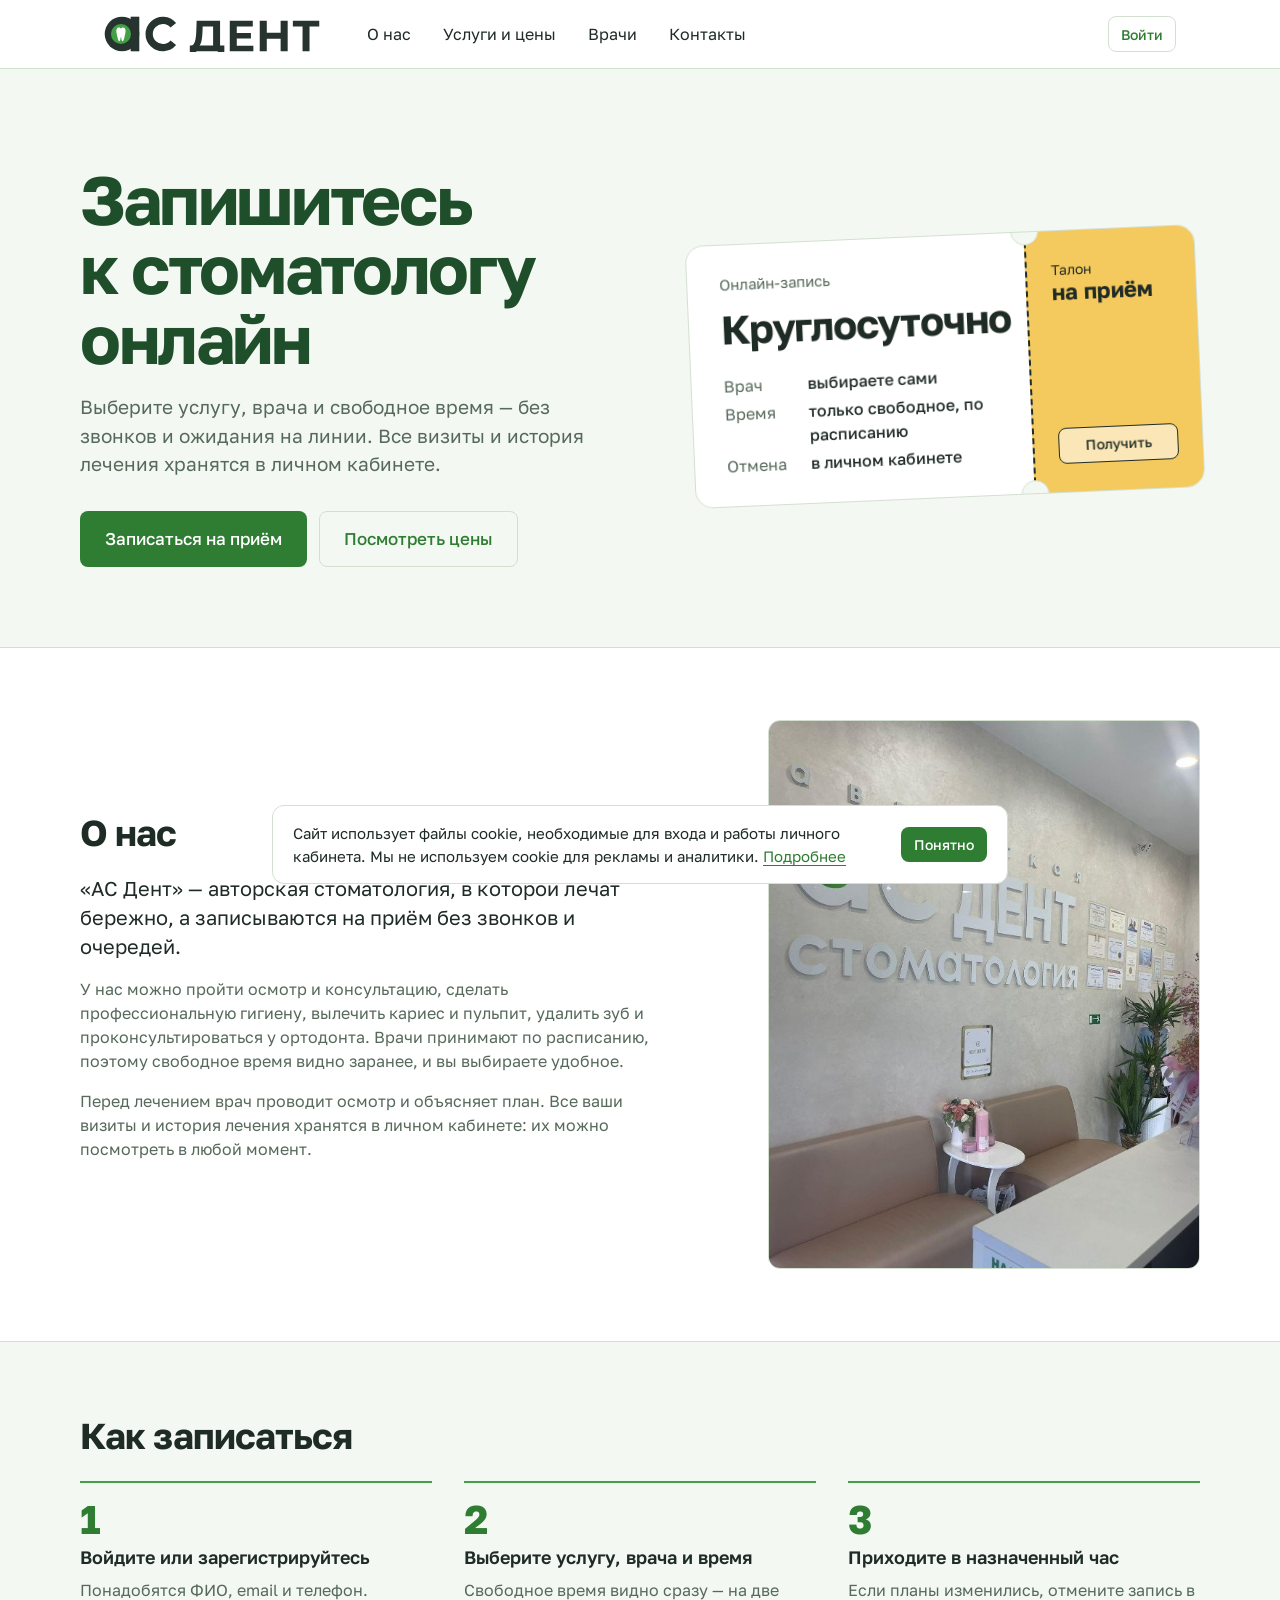
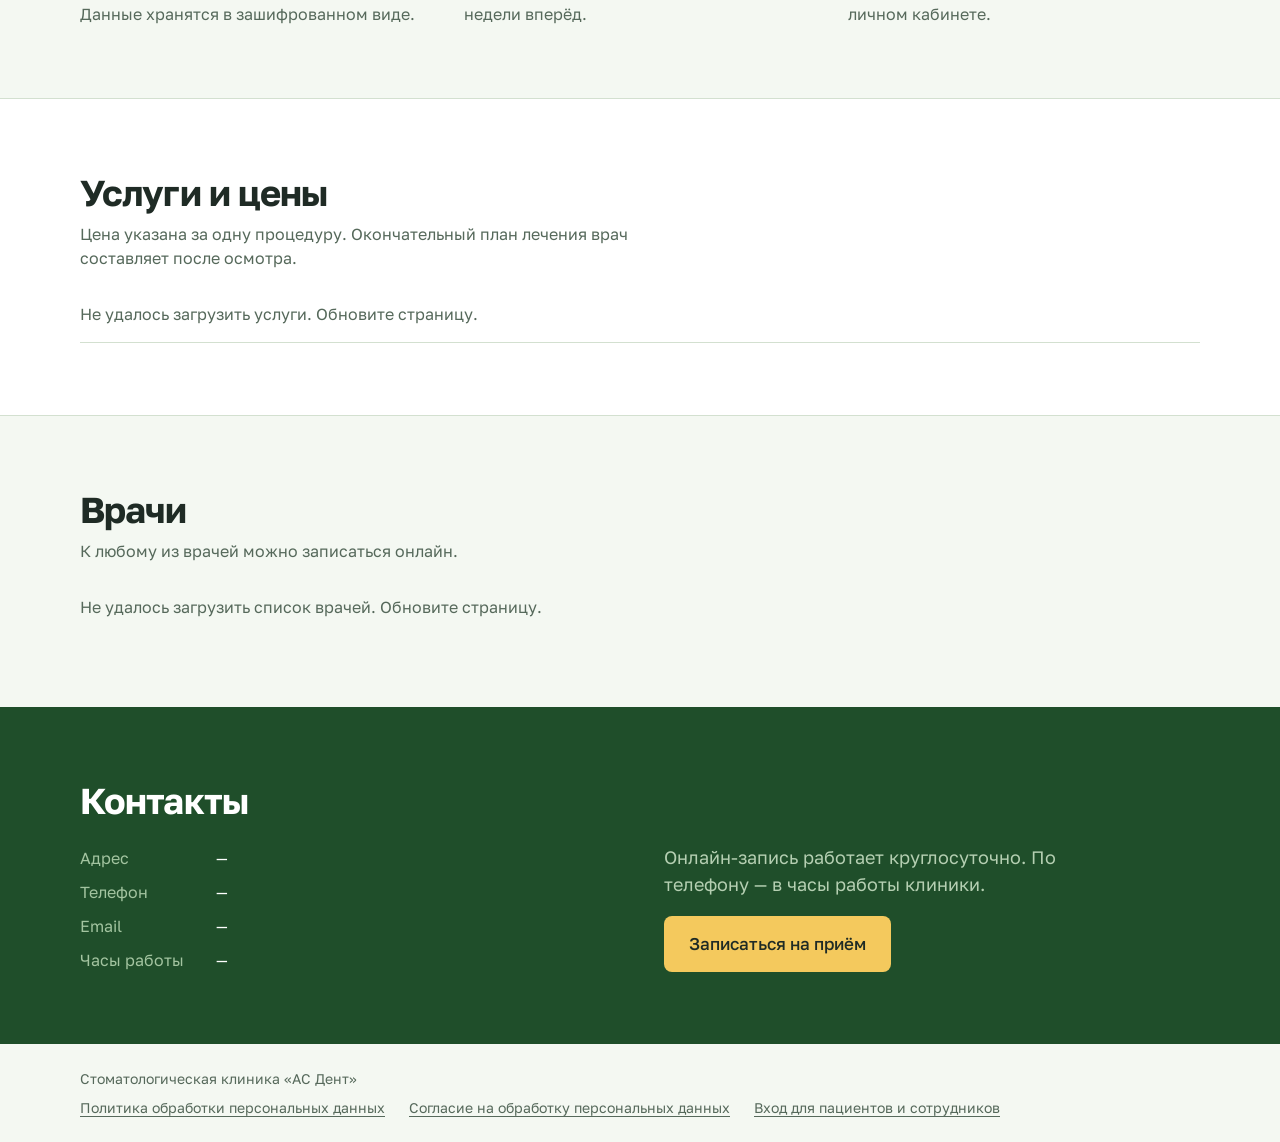
<file: public/index.html>
<!DOCTYPE html>
<html lang="ru">
<head>
    <meta charset="UTF-8">
    <meta name="viewport" content="width=device-width, initial-scale=1">
    <title>Стоматологическая клиника «АС Дент» — запись онлайн</title>
    <meta name="description" content="Стоматологическая клиника «АС Дент»: лечение, гигиена, хирургия и ортодонтия. Цены на услуги, врачи и онлайн-запись на приём.">
    <link rel="preload" href="fonts/golos-text-cyrillic-wght-normal.woff2" as="font" type="font/woff2" crossorigin>
    <link rel="stylesheet" href="css/style.css">
    <link rel="icon" type="image/svg+xml" href="img/logo-mark.svg">
    <link rel="icon" type="image/png" href="img/favicon.png">
</head>
<body class="home">
<header class="topbar">
    <div class="topbar__inner">
        <a href="index.html" class="logo">
            <img src="img/logo-wordmark.svg" alt="АС Дент" class="logo__img" width="627" height="104">
        </a>
        <nav class="topbar__nav" aria-label="Разделы страницы">
            <a href="#about">О нас</a>
            <a href="#prices">Услуги и цены</a>
            <a href="#doctors">Врачи</a>
            <a href="#contacts">Контакты</a>
        </nav>
        <div class="topbar__user">
            <a class="topbar__phone" data-clinic-phone></a>
            <a href="login.html" class="btn btn--ghost btn--small" id="account-link">Войти</a>
        </div>
    </div>
</header>

<main>
    <!-- ================================ ПЕРВЫЙ ЭКРАН ============================== -->
    <section class="hero" aria-labelledby="hero-title">
        <div class="hero__inner">
            <div class="hero__text">
                <h1 class="hero__title" id="hero-title">Запишитесь к&nbsp;стоматологу онлайн</h1>
                <p class="hero__lead">Выберите услугу, врача и свободное время — без звонков и ожидания на линии. Все визиты и история лечения хранятся в личном кабинете.</p>
                <div class="hero__actions">
                    <a href="booking.html" class="btn btn--primary btn--large" data-booking-link>Записаться на приём</a>
                    <a href="#prices" class="btn btn--ghost btn--large">Посмотреть цены</a>
                </div>
            </div>

            <!-- Талон на приём -->
            <article class="ticket hero__ticket" aria-label="Как устроена онлайн-запись">
                <div class="ticket__body">
                    <div class="ticket__title">Онлайн-запись</div>
                    <div class="ticket__date">Круглосуточно</div>
                    <dl class="ticket__details">
                        <dt>Врач</dt>   <dd>выбираете сами</dd>
                        <dt>Время</dt>  <dd>только свободное, по расписанию</dd>
                        <dt>Отмена</dt> <dd>в личном кабинете</dd>
                    </dl>
                </div>
                <div class="ticket__stub">
                    <div class="ticket__number">Талон<strong>на приём</strong></div>
                    <a href="booking.html" class="btn btn--ghost btn--small" data-booking-link>Получить</a>
                </div>
            </article>
        </div>
    </section>

    <!-- ================================== О НАС ================================== -->
    <section class="home-block home-block--surface" id="about" aria-labelledby="about-title">
        <div class="home-block__inner about">
            <div class="about__text">
                <h2 class="home-block__title" id="about-title">О нас</h2>
                <p class="about__lead">«АС Дент» — авторская стоматология, в которой лечат бережно, а записываются на приём без звонков и очередей.</p>
                <p>У нас можно пройти осмотр и консультацию, сделать профессиональную гигиену, вылечить кариес и пульпит, удалить зуб и проконсультироваться у ортодонта. Врачи принимают по расписанию, поэтому свободное время видно заранее, и вы выбираете удобное.</p>
                <p>Перед лечением врач проводит осмотр и объясняет план. Все ваши визиты и история лечения хранятся в личном кабинете: их можно посмотреть в любой момент.</p>
            </div>

            <figure class="about__photo">
                <img src="img/clinic.jpg" alt="Холл клиники «АС Дент»: стойка администратора и зона ожидания" width="592" height="753" loading="lazy">
            </figure>
        </div>
    </section>

    <!-- ================================ КАК ЗАПИСАТЬСЯ ============================ -->
    <section class="home-block" aria-labelledby="how-title">
        <div class="home-block__inner">
            <h2 class="home-block__title" id="how-title">Как записаться</h2>
            <ol class="how">
                <li class="how__step">
                    <h3>Войдите или зарегистрируйтесь</h3>
                    <p>Понадобятся ФИО, email и телефон. Данные хранятся в зашифрованном виде.</p>
                </li>
                <li class="how__step">
                    <h3>Выберите услугу, врача и время</h3>
                    <p>Свободное время видно сразу — на две недели вперёд.</p>
                </li>
                <li class="how__step">
                    <h3>Приходите в назначенный час</h3>
                    <p>Если планы изменились, отмените запись в личном кабинете.</p>
                </li>
            </ol>
        </div>
    </section>

    <!-- ================================ УСЛУГИ И ЦЕНЫ ============================= -->
    <section class="home-block home-block--surface" id="prices" aria-labelledby="prices-title">
        <div class="home-block__inner">
            <div class="home-block__head">
                <h2 class="home-block__title" id="prices-title">Услуги и цены</h2>
                <p class="muted">Цена указана за одну процедуру. Окончательный план лечения врач составляет после осмотра.</p>
            </div>
            <p class="muted" id="prices-status">Загружаем услуги…</p>
            <ul class="price-list" id="price-list"></ul>
        </div>
    </section>

    <!-- =================================== ВРАЧИ ================================== -->
    <section class="home-block" id="doctors" aria-labelledby="doctors-title">
        <div class="home-block__inner">
            <div class="home-block__head">
                <h2 class="home-block__title" id="doctors-title">Врачи</h2>
                <p class="muted">К любому из врачей можно записаться онлайн.</p>
            </div>
            <p class="muted" id="doctors-status">Загружаем врачей…</p>
            <div class="doctors-grid" id="doctors-list"></div>
        </div>
    </section>

    <!-- ================================== КОНТАКТЫ ================================ -->
    <section class="contacts-band" id="contacts" aria-labelledby="contacts-title">
        <div class="contacts-band__inner">
            <div>
                <h2 class="home-block__title" id="contacts-title">Контакты</h2>
                <dl class="contacts-band__list">
                    <dt>Адрес</dt>        <dd data-clinic="address">—</dd>
                    <dt>Телефон</dt>      <dd><a data-clinic="phone">—</a></dd>
                    <dt>Email</dt>        <dd><a data-clinic="email">—</a></dd>
                    <dt>Часы работы</dt>  <dd data-clinic="working_hours">—</dd>
                </dl>
            </div>
            <div class="contacts-band__cta">
                <p>Онлайн-запись работает круглосуточно. По телефону — в часы работы клиники.</p>
                <a href="booking.html" class="btn btn--sun btn--large" data-booking-link>Записаться на приём</a>
            </div>
        </div>
    </section>
</main>

<footer class="site-footer">
    <div class="site-footer__inner">
        <span data-clinic="name">Стоматологическая клиника «АС Дент»</span>
        <nav class="site-footer__links" aria-label="Документы и вход">
            <a href="privacy.html">Политика обработки персональных данных</a>
            <a href="consent.html">Согласие на обработку персональных данных</a>
            <a href="login.html">Вход для пациентов и сотрудников</a>
        </nav>
    </div>
</footer>

<script src="js/api.js"></script>
<script src="js/home.js"></script>
<script src="js/cookie-notice.js"></script>
</body>
</html>
</file>
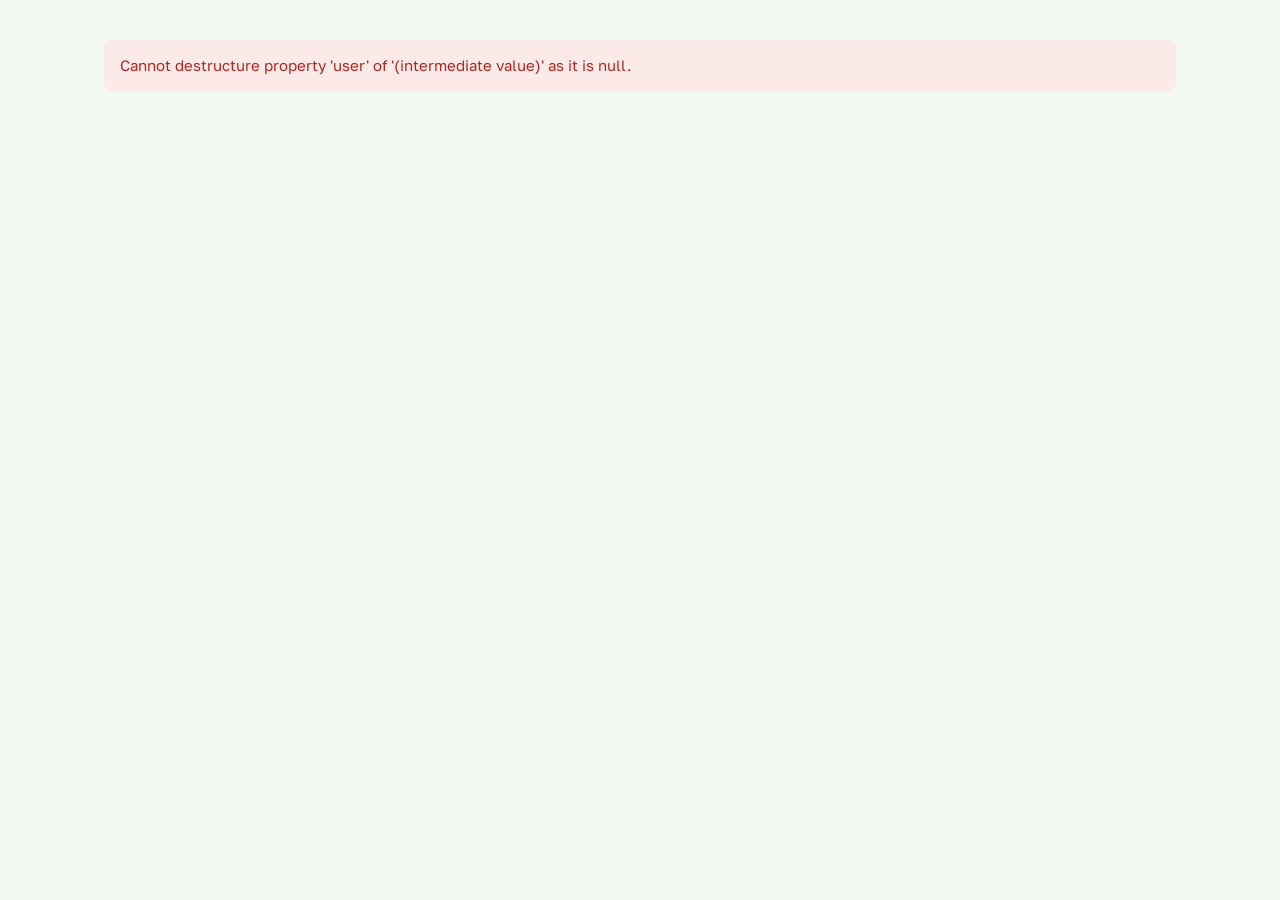
<file: public/admin.html>
<!DOCTYPE html>
<html lang="ru">
<head>
    <meta charset="UTF-8">
    <meta name="viewport" content="width=device-width, initial-scale=1">
    <title>Панель администратора — клиника «АС Дент»</title>
    <link rel="preload" href="fonts/golos-text-cyrillic-wght-normal.woff2" as="font" type="font/woff2" crossorigin>
    <link rel="stylesheet" href="css/style.css">
    <link rel="icon" type="image/svg+xml" href="img/logo-mark.svg">
    <link rel="icon" type="image/png" href="img/favicon.png">
</head>
<body data-require-role="admin">
<div class="admin">
    <aside class="admin__sidebar">
        <div class="admin__logo">
            <span class="admin__logo-plate"><img src="img/logo-wordmark.svg" alt="АС Дент" width="627" height="104"></span>
        </div>
        <div class="admin__role">Панель администратора</div>
        <nav class="admin__nav" aria-label="Разделы">
            <a href="#appointments">Записи</a>
            <a href="#users">Пользователи</a>
            <a href="#doctors">Врачи</a>
            <a href="#services">Услуги</a>
            <a href="#schedule">Расписание</a>
            <a href="#clinic">Контакты клиники</a>
            <a href="#log">Журнал действий</a>
        </nav>
        <a href="index.html" class="admin__logout" data-logout>Выйти</a>
    </aside>

    <main class="admin__main">
        <div class="alert" id="admin-alert" role="status" hidden></div>

        <!-- ============================ ЗАПИСИ ============================ -->
        <section class="admin-section" data-section="appointments" hidden>
            <div class="page__header">
                <h1>Записи на приём</h1>
                <p class="muted">Отмечайте состоявшиеся приёмы, переносите и создавайте записи по телефону.</p>
            </div>

            <div class="stats">
                <div class="stat"><div class="stat__value" data-stat="today">—</div><div class="stat__label">Приёмов сегодня</div></div>
                <div class="stat"><div class="stat__value" data-stat="week">—</div><div class="stat__label">Запланировано на 7 дней</div></div>
                <button type="button" class="stat stat--link" id="show-overdue">
                    <span class="stat__value" data-stat="overdue">—</span><span class="stat__label">Ожидают отметки</span>
                </button>
                <div class="stat"><div class="stat__value" data-stat="patients">—</div><div class="stat__label">Пациентов</div></div>
            </div>

            <form class="toolbar" id="appointments-filter">
                <div class="field">
                    <label for="ap-from">С даты</label>
                    <input type="date" id="ap-from" name="date_from">
                </div>
                <div class="field">
                    <label for="ap-to">По дату</label>
                    <input type="date" id="ap-to" name="date_to">
                </div>
                <div class="field">
                    <label for="ap-doctor">Врач</label>
                    <select id="ap-doctor" name="doctor_id"><option value="">Все</option></select>
                </div>
                <div class="field">
                    <label for="ap-status">Статус</label>
                    <select id="ap-status" name="status">
                        <option value="">Все</option>
                        <option value="planned">Запланирован</option>
                        <option value="overdue">Ожидает отметки</option>
                        <option value="completed">Состоялся</option>
                        <option value="cancelled">Отменён</option>
                    </select>
                </div>
                <div class="field field--grow">
                    <label for="ap-q">Пациент</label>
                    <input type="search" id="ap-q" name="q" placeholder="ФИО или телефон">
                </div>
                <button type="button" class="btn btn--primary" id="appointment-add">Новая запись</button>
            </form>

            <div class="table-wrap">
                <table class="table table--compact">
                    <thead>
                    <tr>
                        <th scope="col">Дата и время</th>
                        <th scope="col">Пациент</th>
                        <th scope="col">Врач</th>
                        <th scope="col">Услуга</th>
                        <th scope="col">Статус</th>
                        <th scope="col"><span class="visually-hidden">Действия</span></th>
                    </tr>
                    </thead>
                    <tbody id="appointments-body"></tbody>
                </table>
            </div>
            <p class="muted table-count" id="appointments-count"></p>
        </section>

        <!-- ========================== ПОЛЬЗОВАТЕЛИ ========================= -->
        <section class="admin-section" data-section="users" hidden>
            <div class="page__header">
                <h1>Пользователи</h1>
                <p class="muted">Учётные записи пациентов и администраторов.</p>
            </div>

            <form class="toolbar" id="users-filter">
                <div class="field field--grow">
                    <label for="us-q">Поиск</label>
                    <input type="search" id="us-q" name="q" placeholder="ФИО, email или телефон">
                </div>
                <div class="field">
                    <label for="us-role">Роль</label>
                    <select id="us-role" name="role">
                        <option value="">Все</option>
                        <option value="patient">Пациенты</option>
                        <option value="admin">Администраторы</option>
                    </select>
                </div>
                <div class="field">
                    <label for="us-status">Статус</label>
                    <select id="us-status" name="status">
                        <option value="">Все</option>
                        <option value="1">Активные</option>
                        <option value="0">Заблокированные</option>
                    </select>
                </div>
                <button type="button" class="btn btn--primary" id="user-add">Добавить пользователя</button>
            </form>

            <div class="table-wrap">
                <table class="table table--compact">
                    <thead>
                    <tr>
                        <th scope="col">ID</th>
                        <th scope="col">ФИО</th>
                        <th scope="col">Email</th>
                        <th scope="col">Телефон</th>
                        <th scope="col">Роль</th>
                        <th scope="col">Статус</th>
                        <th scope="col">Регистрация</th>
                        <th scope="col"><span class="visually-hidden">Действия</span></th>
                    </tr>
                    </thead>
                    <tbody id="users-body"></tbody>
                </table>
            </div>
            <p class="muted table-count" id="users-count"></p>
        </section>

        <!-- ============================= ВРАЧИ ============================= -->
        <section class="admin-section" data-section="doctors" hidden>
            <div class="page__header section__head">
                <div>
                    <h1>Врачи</h1>
                    <p class="muted">Врачи и услуги, которые они оказывают.</p>
                </div>
                <button type="button" class="btn btn--primary" id="doctor-add">Добавить врача</button>
            </div>
            <div class="table-wrap">
                <table class="table table--compact">
                    <thead>
                    <tr>
                        <th scope="col"><span class="visually-hidden">Фото</span></th>
                        <th scope="col">ФИО</th>
                        <th scope="col">Специальность</th>
                        <th scope="col">Услуги</th>
                        <th scope="col">Статус</th>
                        <th scope="col"><span class="visually-hidden">Действия</span></th>
                    </tr>
                    </thead>
                    <tbody id="doctors-body"></tbody>
                </table>
            </div>
        </section>

        <!-- ============================= УСЛУГИ ============================ -->
        <section class="admin-section" data-section="services" hidden>
            <div class="page__header section__head">
                <div>
                    <h1>Услуги</h1>
                    <p class="muted">Скрытые услуги не показываются при записи, но остаются в истории.</p>
                </div>
                <button type="button" class="btn btn--primary" id="service-add">Добавить услугу</button>
            </div>
            <div class="table-wrap">
                <table class="table table--compact">
                    <thead>
                    <tr>
                        <th scope="col">Название</th>
                        <th scope="col">Длительность</th>
                        <th scope="col" class="num">Цена</th>
                        <th scope="col" class="num">Врачей</th>
                        <th scope="col">Статус</th>
                        <th scope="col"><span class="visually-hidden">Действия</span></th>
                    </tr>
                    </thead>
                    <tbody id="services-body"></tbody>
                </table>
            </div>
        </section>

        <!-- =========================== РАСПИСАНИЕ ========================== -->
        <section class="admin-section" data-section="schedule" hidden>
            <div class="page__header">
                <h1>Расписание врачей</h1>
                <p class="muted">По расписанию пациенты видят свободное время для записи. Уже сделанные записи при изменении не удаляются.</p>
            </div>

            <form id="schedule-form" class="panel schedule">
                <div class="field schedule__doctor">
                    <label for="schedule-doctor">Врач</label>
                    <select id="schedule-doctor" name="doctor_id"></select>
                </div>

                <div class="alert alert--error" id="schedule-error" role="alert" hidden></div>

                <table class="table schedule__table">
                    <thead>
                    <tr>
                        <th scope="col">День</th>
                        <th scope="col">Рабочий день</th>
                        <th scope="col">Начало</th>
                        <th scope="col">Окончание</th>
                    </tr>
                    </thead>
                    <tbody id="schedule-body"></tbody>
                </table>

                <div class="form__actions">
                    <button type="submit" class="btn btn--primary">Сохранить расписание</button>
                </div>
            </form>
        </section>

        <!-- ======================== КОНТАКТЫ КЛИНИКИ ======================= -->
        <section class="admin-section" data-section="clinic" hidden>
            <div class="page__header">
                <h1>Контакты клиники</h1>
                <p class="muted">Эти данные видят пациенты в личном кабинете.</p>
            </div>

            <form id="clinic-form" class="panel form clinic-form" novalidate>
                <div class="alert alert--error" id="clinic-error" role="alert" hidden></div>
                <div class="field">
                    <label for="cl-name">Название</label>
                    <input type="text" id="cl-name" name="name" maxlength="200">
                    <span class="field__error" data-error-for="name"></span>
                </div>
                <div class="field">
                    <label for="cl-address">Адрес</label>
                    <input type="text" id="cl-address" name="address" maxlength="200">
                    <span class="field__error" data-error-for="address"></span>
                </div>
                <div class="field-row">
                    <div class="field">
                        <label for="cl-phone">Телефон</label>
                        <input type="tel" id="cl-phone" name="phone" maxlength="200">
                        <span class="field__error" data-error-for="phone"></span>
                    </div>
                    <div class="field">
                        <label for="cl-email">Email</label>
                        <input type="email" id="cl-email" name="email" maxlength="200">
                        <span class="field__error" data-error-for="email"></span>
                    </div>
                </div>
                <div class="field">
                    <label for="cl-hours">Часы работы</label>
                    <input type="text" id="cl-hours" name="working_hours" maxlength="200">
                    <span class="field__error" data-error-for="working_hours"></span>
                </div>
                <div class="form__actions">
                    <button type="submit" class="btn btn--primary">Сохранить</button>
                </div>
            </form>
        </section>

        <!-- ========================= ЖУРНАЛ ДЕЙСТВИЙ ======================= -->
        <section class="admin-section" data-section="log" hidden>
            <div class="page__header">
                <h1>Журнал действий</h1>
                <p class="muted">Последние 300 событий: входы, записи, изменения данных.</p>
            </div>
            <div class="table-wrap">
                <table class="table table--compact">
                    <thead>
                    <tr>
                        <th scope="col">Время</th>
                        <th scope="col">Пользователь</th>
                        <th scope="col">Действие</th>
                        <th scope="col">Объект</th>
                    </tr>
                    </thead>
                    <tbody id="log-body"></tbody>
                </table>
            </div>
        </section>
    </main>
</div>

<!-- ======================== ОКНО: ПОЛЬЗОВАТЕЛЬ ======================== -->
<dialog class="modal" id="user-dialog" aria-labelledby="user-dialog-title">
    <form class="form" novalidate>
        <div class="modal__body form">
            <h2 id="user-dialog-title">Пользователь</h2>
            <div class="alert alert--error" role="alert" hidden></div>
            <input type="hidden" name="id">

            <div class="field">
                <label for="u-full-name">ФИО</label>
                <input type="text" id="u-full-name" name="full_name" maxlength="100">
                <span class="field__error" data-error-for="full_name"></span>
            </div>
            <div class="field">
                <label for="u-email">Email</label>
                <input type="email" id="u-email" name="email">
                <span class="field__error" data-error-for="email"></span>
            </div>
            <div class="field-row">
                <div class="field">
                    <label for="u-phone">Телефон</label>
                    <input type="tel" id="u-phone" name="phone">
                    <span class="field__error" data-error-for="phone"></span>
                </div>
                <div class="field">
                    <label for="u-birth">Дата рождения</label>
                    <input type="date" id="u-birth" name="birth_date">
                    <span class="field__error" data-error-for="birth_date"></span>
                </div>
            </div>
            <div class="field-row">
                <div class="field">
                    <label for="u-role">Роль</label>
                    <select id="u-role" name="role">
                        <option value="patient">Пациент</option>
                        <option value="admin">Администратор</option>
                    </select>
                </div>
                <div class="field">
                    <label for="u-password">Пароль</label>
                    <input type="password" id="u-password" name="password" autocomplete="new-password">
                    <span class="field__hint" data-hint="password"></span>
                    <span class="field__error" data-error-for="password"></span>
                </div>
            </div>
            <label class="checkbox">
                <input type="checkbox" name="is_blocked">
                <span>Заблокировать учётную запись: пользователь не сможет войти</span>
            </label>
        </div>
        <div class="modal__footer">
            <button type="button" class="btn btn--danger" data-action="delete">Удалить</button>
            <button type="button" class="btn btn--ghost" data-action="close">Отмена</button>
            <button type="submit" class="btn btn--primary">Сохранить</button>
        </div>
    </form>
</dialog>

<!-- =========================== ОКНО: ЗАПИСЬ =========================== -->
<dialog class="modal" id="appointment-dialog" aria-labelledby="appointment-dialog-title">
    <form class="form" novalidate>
        <div class="modal__body form">
            <h2 id="appointment-dialog-title">Запись</h2>
            <div class="alert alert--error" role="alert" hidden></div>
            <input type="hidden" name="id">

            <div class="field">
                <label for="a-patient">Пациент</label>
                <select id="a-patient" name="user_id"></select>
                <span class="field__error" data-error-for="user_id"></span>
            </div>
            <div class="field">
                <label for="a-service">Услуга</label>
                <select id="a-service" name="service_id"></select>
                <span class="field__error" data-error-for="service_id"></span>
            </div>
            <div class="field">
                <label for="a-doctor">Врач</label>
                <select id="a-doctor" name="doctor_id"></select>
                <span class="field__error" data-error-for="doctor_id"></span>
            </div>
            <div class="field-row">
                <div class="field">
                    <label for="a-date">Дата</label>
                    <input type="date" id="a-date" name="date">
                    <span class="field__error" data-error-for="date"></span>
                </div>
                <div class="field">
                    <label for="a-time">Время</label>
                    <input type="time" id="a-time" name="time" step="900">
                    <span class="field__error" data-error-for="time"></span>
                </div>
            </div>
            <div class="field">
                <label for="a-status">Статус</label>
                <select id="a-status" name="status">
                    <option value="planned">Запланирован</option>
                    <option value="completed">Состоялся</option>
                    <option value="cancelled">Отменён</option>
                </select>
            </div>
            <div class="field">
                <label for="a-comment">Комментарий</label>
                <textarea id="a-comment" name="comment" rows="2" maxlength="500"></textarea>
            </div>
        </div>
        <div class="modal__footer">
            <button type="button" class="btn btn--danger" data-action="delete">Удалить</button>
            <button type="button" class="btn btn--ghost" data-action="close">Отмена</button>
            <button type="submit" class="btn btn--primary">Сохранить</button>
        </div>
    </form>
</dialog>

<!-- ============================ ОКНО: ВРАЧ ============================ -->
<dialog class="modal" id="doctor-dialog" aria-labelledby="doctor-dialog-title">
    <form class="form" novalidate>
        <div class="modal__body form">
            <h2 id="doctor-dialog-title">Врач</h2>
            <div class="alert alert--error" role="alert" hidden></div>
            <input type="hidden" name="id">

            <div class="field">
                <label>Фото</label>
                <div class="photo-upload">
                    <div class="photo-upload__preview" id="doctor-photo-preview" aria-hidden="true"></div>
                    <div class="photo-upload__actions">
                        <input type="file" id="doctor-photo-file" accept="image/jpeg,image/png,image/webp" class="visually-hidden">
                        <button type="button" class="btn btn--ghost btn--small" id="doctor-photo-choose" disabled>Выбрать фото</button>
                        <button type="button" class="btn btn--ghost btn--small" id="doctor-photo-remove" hidden>Удалить фото</button>
                        <p class="field__hint" id="doctor-photo-hint">Фото можно добавить после первого сохранения врача.</p>
                    </div>
                </div>
            </div>

            <div class="field">
                <label for="d-name">ФИО</label>
                <input type="text" id="d-name" name="full_name" maxlength="100">
                <span class="field__error" data-error-for="full_name"></span>
            </div>
            <div class="field">
                <label for="d-specialty">Специальность</label>
                <input type="text" id="d-specialty" name="specialty" maxlength="100" placeholder="Например: стоматолог-терапевт">
                <span class="field__error" data-error-for="specialty"></span>
            </div>
            <div class="field">
                <label for="d-description">Описание</label>
                <textarea id="d-description" name="description" rows="2" maxlength="1000" placeholder="Стаж, специализация"></textarea>
            </div>
            <fieldset class="fieldset">
                <legend class="field__legend">Оказывает услуги</legend>
                <div class="checklist" id="doctor-services"></div>
                <span class="field__error" data-error-for="service_ids"></span>
            </fieldset>
            <label class="checkbox">
                <input type="checkbox" name="is_active">
                <span>Принимает пациентов (доступен для записи)</span>
            </label>
        </div>
        <div class="modal__footer">
            <button type="button" class="btn btn--danger" data-action="delete">Удалить</button>
            <button type="button" class="btn btn--ghost" data-action="close">Отмена</button>
            <button type="submit" class="btn btn--primary">Сохранить</button>
        </div>
    </form>
</dialog>

<!-- =========================== ОКНО: УСЛУГА =========================== -->
<dialog class="modal" id="service-dialog" aria-labelledby="service-dialog-title">
    <form class="form" novalidate>
        <div class="modal__body form">
            <h2 id="service-dialog-title">Услуга</h2>
            <div class="alert alert--error" role="alert" hidden></div>
            <input type="hidden" name="id">

            <div class="field">
                <label for="s-name">Название</label>
                <input type="text" id="s-name" name="name" maxlength="100">
                <span class="field__error" data-error-for="name"></span>
            </div>
            <div class="field">
                <label for="s-description">Описание</label>
                <textarea id="s-description" name="description" rows="2" maxlength="500"></textarea>
            </div>
            <div class="field-row">
                <div class="field">
                    <label for="s-price">Цена, ₽</label>
                    <input type="number" id="s-price" name="price" min="0" max="1000000" step="50">
                    <span class="field__error" data-error-for="price"></span>
                </div>
                <div class="field">
                    <label for="s-duration">Длительность</label>
                    <select id="s-duration" name="duration_min"></select>
                    <span class="field__error" data-error-for="duration_min"></span>
                </div>
            </div>
            <label class="checkbox">
                <input type="checkbox" name="is_active">
                <span>Доступна для записи</span>
            </label>
        </div>
        <div class="modal__footer">
            <button type="button" class="btn btn--danger" data-action="delete">Удалить</button>
            <button type="button" class="btn btn--ghost" data-action="close">Отмена</button>
            <button type="submit" class="btn btn--primary">Сохранить</button>
        </div>
    </form>
</dialog>

<script src="js/api.js"></script>
<script src="js/session.js"></script>
<script src="js/admin/core.js"></script>
<script src="js/admin/appointments.js"></script>
<script src="js/admin/users.js"></script>
<script src="js/admin/doctors.js"></script>
<script src="js/admin/services.js"></script>
<script src="js/admin/schedule.js"></script>
<script src="js/admin/clinic.js"></script>
<script src="js/admin/log.js"></script>
</body>
</html>
</file>
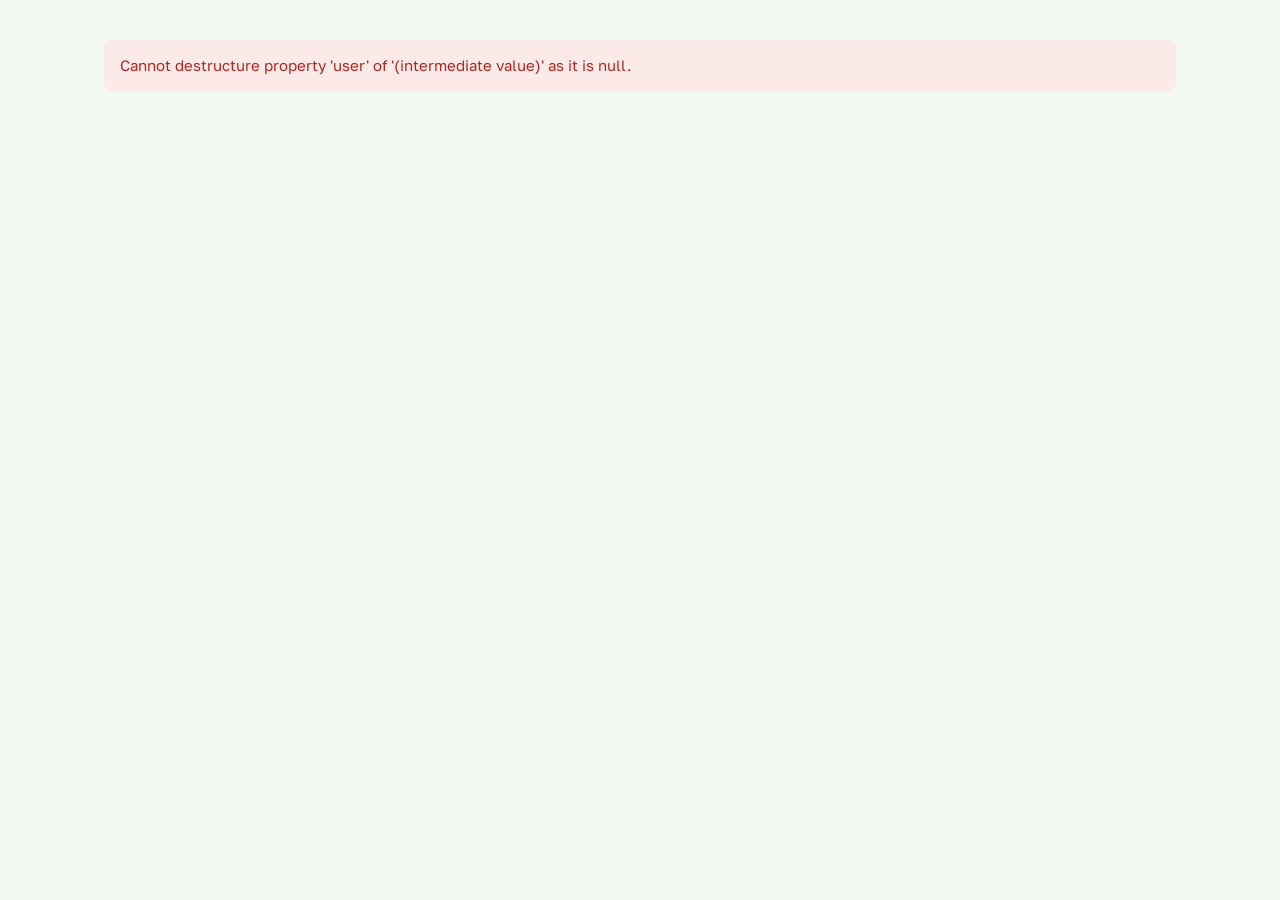
<file: public/booking.html>
<!DOCTYPE html>
<html lang="ru">
<head>
    <meta charset="UTF-8">
    <meta name="viewport" content="width=device-width, initial-scale=1">
    <title>Запись на приём — клиника «АС Дент»</title>
    <link rel="preload" href="fonts/golos-text-cyrillic-wght-normal.woff2" as="font" type="font/woff2" crossorigin>
    <link rel="stylesheet" href="css/style.css">
    <link rel="icon" type="image/svg+xml" href="img/logo-mark.svg">
    <link rel="icon" type="image/png" href="img/favicon.png">
</head>
<body data-require-role="patient">
<header class="topbar">
    <div class="topbar__inner">
        <a href="cabinet.html" class="logo">
            <img src="img/logo-wordmark.svg" alt="АС Дент" class="logo__img" width="627" height="104">
        </a>
        <nav class="topbar__nav" aria-label="Основное меню">
            <a href="cabinet.html">Мои визиты</a>
            <a href="booking.html" aria-current="page">Записаться</a>
            <a href="profile.html">Мои данные</a>
        </nav>
        <div class="topbar__user">
            <span id="user-name" data-user-name>Иванова Анна</span>
            <a href="index.html" id="logout" data-logout>Выйти</a>
        </div>
    </div>
</header>

<main class="page">
    <div class="page__header">
        <h1>Запись на приём</h1>
        <p class="muted">Выберите услугу, врача и удобное время.</p>
    </div>

    <form id="booking-form" class="layout-aside" novalidate>
        <ol class="booking-steps">
            <li class="booking-step">
                <h2>Услуга</h2>
                <p class="muted" id="service-hint">Загружаем услуги…</p>
                <div class="choices" id="service-list"></div>
            </li>

            <li class="booking-step">
                <h2>Врач</h2>
                <p class="muted" id="doctor-hint">Сначала выберите услугу.</p>
                <div class="choices" id="doctor-list"></div>
            </li>

            <li class="booking-step">
                <h2>Дата и время</h2>
                <p class="muted" id="date-hint">Сначала выберите врача.</p>
                <fieldset class="fieldset">
                    <legend class="visually-hidden">Дата</legend>
                    <div class="dates" id="date-list"></div>
                </fieldset>
                <fieldset class="fieldset">
                    <legend class="visually-hidden">Время</legend>
                    <div class="times" id="time-list"></div>
                </fieldset>
            </li>

            <li class="booking-step">
                <h2>Комментарий для врача</h2>
                <div class="field">
                    <label for="comment" class="visually-hidden">Комментарий</label>
                    <textarea id="comment" name="comment" rows="3" maxlength="500"
                              placeholder="Например: болит зуб справа внизу при холодном"></textarea>
                    <span class="field__hint">Необязательно, до 500 символов.</span>
                </div>
            </li>
        </ol>

        <aside class="panel summary" aria-labelledby="summary-title">
            <h2 id="summary-title">Ваша запись</h2>
            <dl>
                <dt>Услуга</dt>
                <dd id="summary-service">—</dd>
                <dt>Врач</dt>
                <dd id="summary-doctor">—</dd>
                <dt>Дата и время</dt>
                <dd id="summary-datetime">—</dd>
            </dl>
            <div class="summary__total"><span>Стоимость</span><span id="summary-price">—</span></div>

            <div class="alert alert--error" id="booking-error" role="alert" hidden></div>
            <button type="submit" class="btn btn--primary btn--block" id="booking-submit" disabled>Записаться</button>
        </aside>
    </form>
</main>

<!-- Шаблоны -->
<template id="choice-template">
    <label class="choice">
        <input type="radio">
        <span class="choice__title" data-field="title"></span>
        <span class="choice__meta" data-field="meta"></span>
        <span class="choice__price" data-field="price"></span>
    </label>
</template>

<template id="slot-template">
    <label class="slot">
        <input type="radio">
        <span data-field="label"></span>
        <small data-field="sub"></small>
    </label>
</template>
<script src="js/api.js"></script>
<script src="js/session.js"></script>
<script src="js/booking.js"></script>
</body>
</html>
</file>
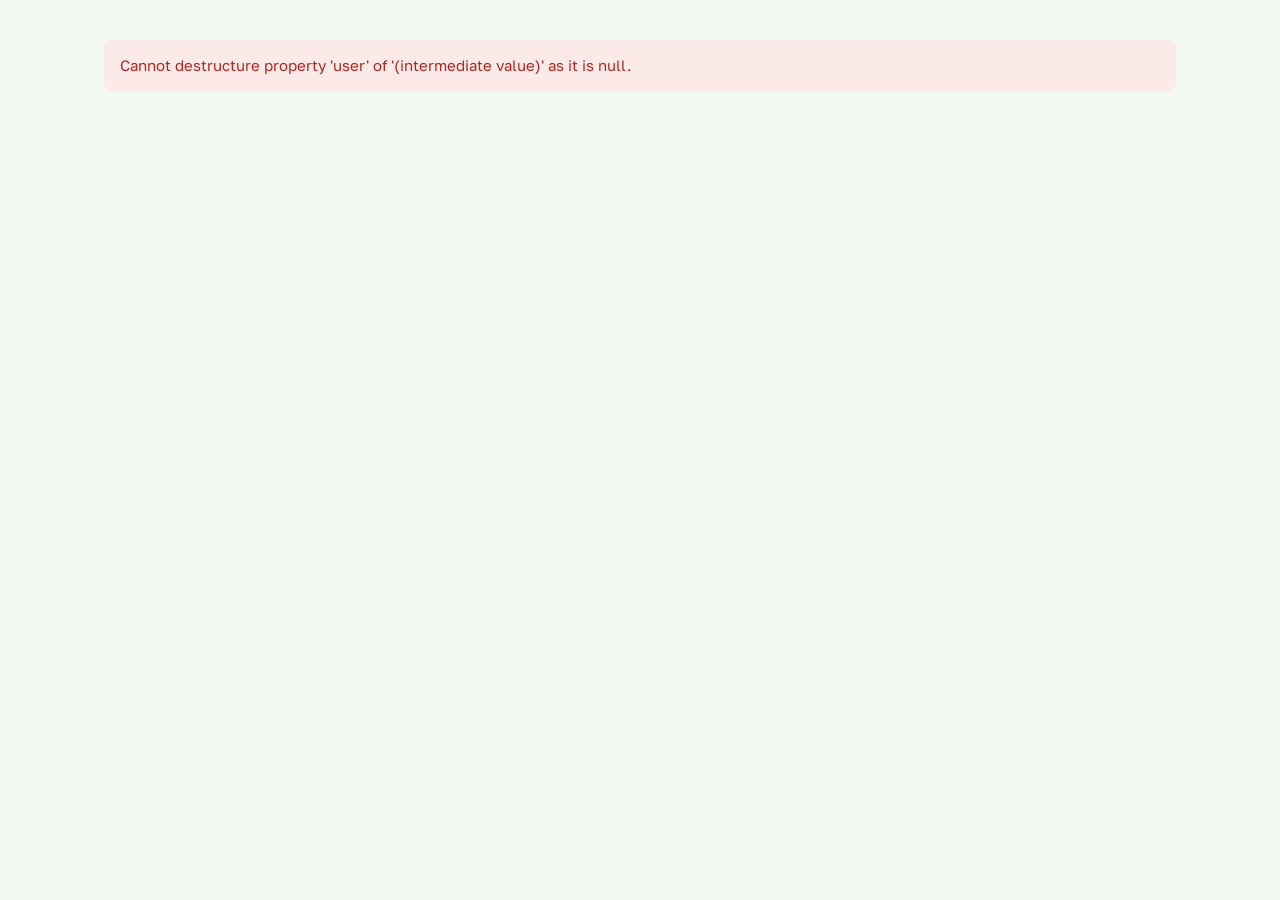
<file: public/cabinet.html>
<!DOCTYPE html>
<html lang="ru">
<head>
    <meta charset="UTF-8">
    <meta name="viewport" content="width=device-width, initial-scale=1">
    <title>Мои визиты — клиника «АС Дент»</title>
    <link rel="preload" href="fonts/golos-text-cyrillic-wght-normal.woff2" as="font" type="font/woff2" crossorigin>
    <link rel="stylesheet" href="css/style.css">
    <link rel="icon" type="image/svg+xml" href="img/logo-mark.svg">
    <link rel="icon" type="image/png" href="img/favicon.png">
</head>
<body data-require-role="patient">
<header class="topbar">
    <div class="topbar__inner">
        <a href="cabinet.html" class="logo">
            <img src="img/logo-wordmark.svg" alt="АС Дент" class="logo__img" width="627" height="104">
        </a>
        <nav class="topbar__nav" aria-label="Основное меню">
            <a href="cabinet.html" aria-current="page">Мои визиты</a>
            <a href="booking.html">Записаться</a>
            <a href="profile.html">Мои данные</a>
        </nav>
        <div class="topbar__user">
            <span id="user-name" data-user-name>Иванова Анна</span>
            <a href="index.html" id="logout" data-logout>Выйти</a>
        </div>
    </div>
</header>

<main class="page">
    <div class="page__header">
        <h1 id="greeting">Здравствуйте</h1>
        <p class="muted">Ваши записи на приём и история посещений клиники.</p>
    </div>

    <div class="alert alert--success" id="page-success" role="status" hidden></div>
    <div class="alert alert--error" id="page-alert" role="alert" hidden></div>

    <div class="layout-aside">
        <div>
            <!-- Ближайший приём -->
            <section class="section" aria-labelledby="next-title">
                <h2 id="next-title" class="visually-hidden">Ближайший приём</h2>

                <article class="ticket" id="next-visit" hidden>
                    <div class="ticket__body">
                        <div class="ticket__title">Ближайший приём</div>
                        <div class="ticket__date">
                            <span data-field="date"></span><br>
                            <span class="ticket__time" data-field="time"></span>
                        </div>
                        <dl class="ticket__details">
                            <dt>Врач</dt>         <dd data-field="doctor"></dd>
                            <dt>Услуга</dt>       <dd data-field="service"></dd>
                            <dt>Длительность</dt> <dd data-field="duration"></dd>
                        </dl>
                    </div>
                    <div class="ticket__stub">
                        <div class="ticket__number">Талон<strong data-field="number"></strong></div>
                        <button type="button" class="btn btn--ghost btn--small" data-cancel-id="">Отменить запись</button>
                        <p class="ticket__note" id="ticket-phone-note" hidden>До приёма меньше 2 ч — отменить можно по телефону клиники.</p>
                    </div>
                </article>

                <div class="empty" id="no-visits" hidden>
                    <p>У вас нет запланированных приёмов.</p>
                    <a href="booking.html" class="btn btn--primary">Записаться на приём</a>
                </div>
            </section>

            <section class="section" id="upcoming-section" aria-labelledby="upcoming-title" hidden>
                <div class="section__head">
                    <h2 id="upcoming-title">Другие запланированные визиты</h2>
                    <a href="booking.html">Новая запись</a>
                </div>
                <ul class="visit-list" id="upcoming-list"></ul>
            </section>

            <section class="section" aria-labelledby="history-title">
                <div class="section__head">
                    <h2 id="history-title">История посещений</h2>
                </div>
                <p class="muted" id="history-empty" hidden>Здесь появятся прошедшие визиты.</p>
                <div class="table-wrap">
                    <table class="table table--compact">
                        <thead>
                        <tr>
                            <th scope="col">Дата</th>
                            <th scope="col">Услуга</th>
                            <th scope="col">Врач</th>
                            <th scope="col">Статус</th>
                            <th scope="col" class="num">Стоимость</th>
                        </tr>
                        </thead>
                        <tbody id="history-body"></tbody>
                    </table>
                </div>
            </section>
        </div>

        <aside class="panel" aria-labelledby="contacts-title">
            <h2 id="contacts-title">Контакты клиники</h2>
            <dl class="contacts">
                <dt>Адрес</dt>
                <dd data-clinic="address"></dd>
                <dt>Телефон</dt>
                <dd><a data-clinic="phone"></a></dd>
                <dt>Email</dt>
                <dd><a data-clinic="email"></a></dd>
                <dt>Часы работы</dt>
                <dd data-clinic="working_hours"></dd>
            </dl>
            <p class="muted">Через сайт запись можно отменить не позднее чем за <span id="cancel-hours">2</span> ч до приёма. Позже — по телефону.</p>
        </aside>
    </div>
</main>

<!-- Шаблоны строк -->
<template id="visit-template">
    <li class="visit">
        <div class="visit__date"><span class="visit__day" data-field="date"></span><span data-field="weekday-time"></span></div>
        <div class="visit__info">
            <p><strong data-field="service"></strong></p>
            <p class="muted" data-field="doctor"></p>
        </div>
        <button type="button" class="btn btn--danger btn--small" data-cancel-id="">Отменить</button>
    </li>
</template>

<template id="history-template">
    <tr>
        <td class="nowrap" data-field="date"></td>
        <td data-field="service"></td>
        <td class="nowrap" data-field="doctor"></td>
        <td><span class="status" data-field="status"></span></td>
        <td class="num" data-field="price"></td>
    </tr>
</template>
<script src="js/api.js"></script>
<script src="js/session.js"></script>
<script src="js/cabinet.js"></script>
</body>
</html>
</file>
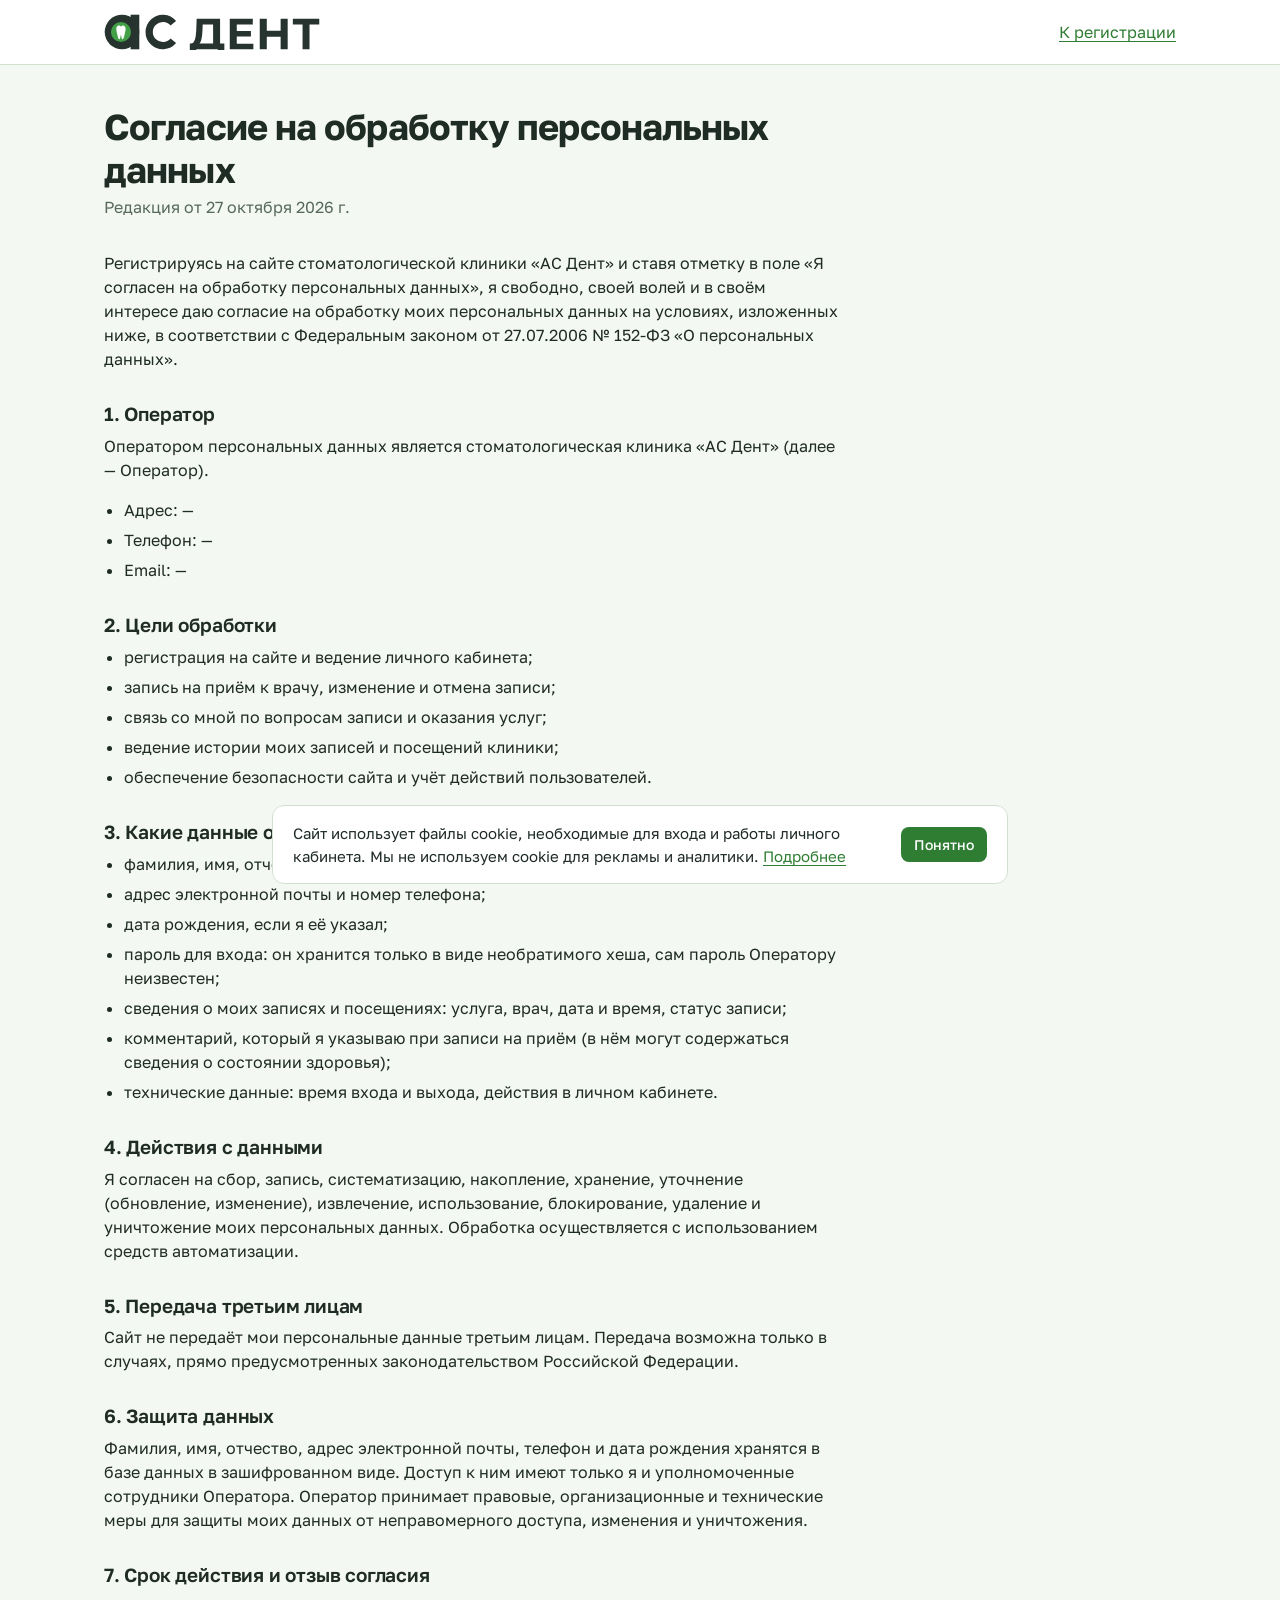
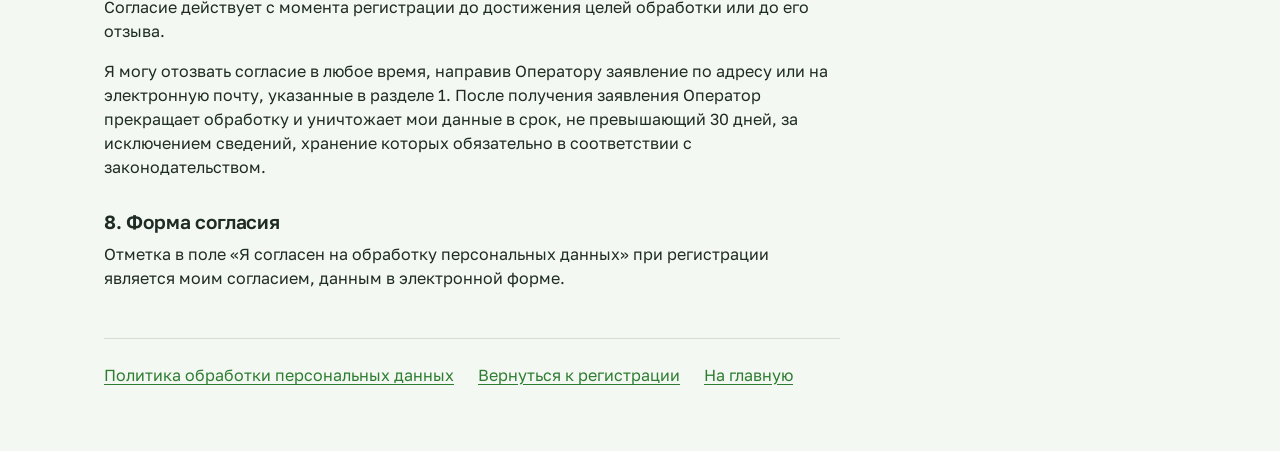
<file: public/consent.html>
<!DOCTYPE html>
<html lang="ru">
<head>
    <meta charset="UTF-8">
    <meta name="viewport" content="width=device-width, initial-scale=1">
    <title>Согласие на обработку персональных данных — клиника «АС Дент»</title>
    <link rel="preload" href="fonts/golos-text-cyrillic-wght-normal.woff2" as="font" type="font/woff2" crossorigin>
    <link rel="stylesheet" href="css/style.css">
    <link rel="icon" type="image/svg+xml" href="img/logo-mark.svg">
    <link rel="icon" type="image/png" href="img/favicon.png">
</head>
<body>
<!--
    Образец текста согласия. Адрес, телефон и email клиники подставляются
    автоматически из базы (раздел «Контакты клиники» в панели администратора).
    Перед реальным использованием в клинике текст должен проверить юрист или
    ответственный за обработку персональных данных. Нужно добавить полное
    наименование юридического лица (ООО/ИП), ИНН и ОГРН в раздел 1.
-->
<header class="topbar">
    <div class="topbar__inner">
        <a href="index.html" class="logo">
            <img src="img/logo-wordmark.svg" alt="АС Дент" class="logo__img" width="627" height="104">
        </a>
        <span class="topbar__spacer"></span>
        <a href="register.html">К регистрации</a>
    </div>
</header>

<main class="page">
    <article class="doc">
        <h1>Согласие на обработку персональных данных</h1>
        <p class="doc__date">Редакция от 27 октября 2026 г.</p>

        <p>Регистрируясь на сайте стоматологической клиники «АС Дент» и ставя отметку в поле «Я согласен на обработку персональных данных», я свободно, своей волей и в своём интересе даю согласие на обработку моих персональных данных на условиях, изложенных ниже, в соответствии с Федеральным законом от 27.07.2006 № 152-ФЗ «О персональных данных».</p>

        <h2>1. Оператор</h2>
        <p>Оператором персональных данных является стоматологическая клиника «АС Дент» (далее — Оператор).</p>
        <ul>
            <li>Адрес: <span data-clinic="address">—</span></li>
            <li>Телефон: <span data-clinic="phone">—</span></li>
            <li>Email: <span data-clinic="email">—</span></li>
        </ul>

        <h2>2. Цели обработки</h2>
        <ul>
            <li>регистрация на сайте и ведение личного кабинета;</li>
            <li>запись на приём к врачу, изменение и отмена записи;</li>
            <li>связь со мной по вопросам записи и оказания услуг;</li>
            <li>ведение истории моих записей и посещений клиники;</li>
            <li>обеспечение безопасности сайта и учёт действий пользователей.</li>
        </ul>

        <h2>3. Какие данные обрабатываются</h2>
        <ul>
            <li>фамилия, имя, отчество;</li>
            <li>адрес электронной почты и номер телефона;</li>
            <li>дата рождения, если я её указал;</li>
            <li>пароль для входа: он хранится только в виде необратимого хеша, сам пароль Оператору неизвестен;</li>
            <li>сведения о моих записях и посещениях: услуга, врач, дата и время, статус записи;</li>
            <li>комментарий, который я указываю при записи на приём (в нём могут содержаться сведения о состоянии здоровья);</li>
            <li>технические данные: время входа и выхода, действия в личном кабинете.</li>
        </ul>

        <h2>4. Действия с данными</h2>
        <p>Я согласен на сбор, запись, систематизацию, накопление, хранение, уточнение (обновление, изменение), извлечение, использование, блокирование, удаление и уничтожение моих персональных данных. Обработка осуществляется с использованием средств автоматизации.</p>

        <h2>5. Передача третьим лицам</h2>
        <p>Сайт не передаёт мои персональные данные третьим лицам. Передача возможна только в случаях, прямо предусмотренных законодательством Российской Федерации.</p>

        <h2>6. Защита данных</h2>
        <p>Фамилия, имя, отчество, адрес электронной почты, телефон и дата рождения хранятся в базе данных в зашифрованном виде. Доступ к ним имеют только я и уполномоченные сотрудники Оператора. Оператор принимает правовые, организационные и технические меры для защиты моих данных от неправомерного доступа, изменения и уничтожения.</p>

        <h2>7. Срок действия и отзыв согласия</h2>
        <p>Согласие действует с момента регистрации до достижения целей обработки или до его отзыва.</p>
        <p>Я могу отозвать согласие в любое время, направив Оператору заявление по адресу или на электронную почту, указанные в разделе 1. После получения заявления Оператор прекращает обработку и уничтожает мои данные в срок, не превышающий 30 дней, за исключением сведений, хранение которых обязательно в соответствии с законодательством.</p>

        <h2>8. Форма согласия</h2>
        <p>Отметка в поле «Я согласен на обработку персональных данных» при регистрации является моим согласием, данным в электронной форме.</p>

        <div class="doc__links">
            <a href="privacy.html">Политика обработки персональных данных</a>
            <a href="register.html">Вернуться к регистрации</a>
            <a href="index.html">На главную</a>
        </div>
    </article>
</main>

<script src="js/api.js"></script>
<script src="js/legal.js"></script>
<script src="js/cookie-notice.js"></script>
</body>
</html>
</file>
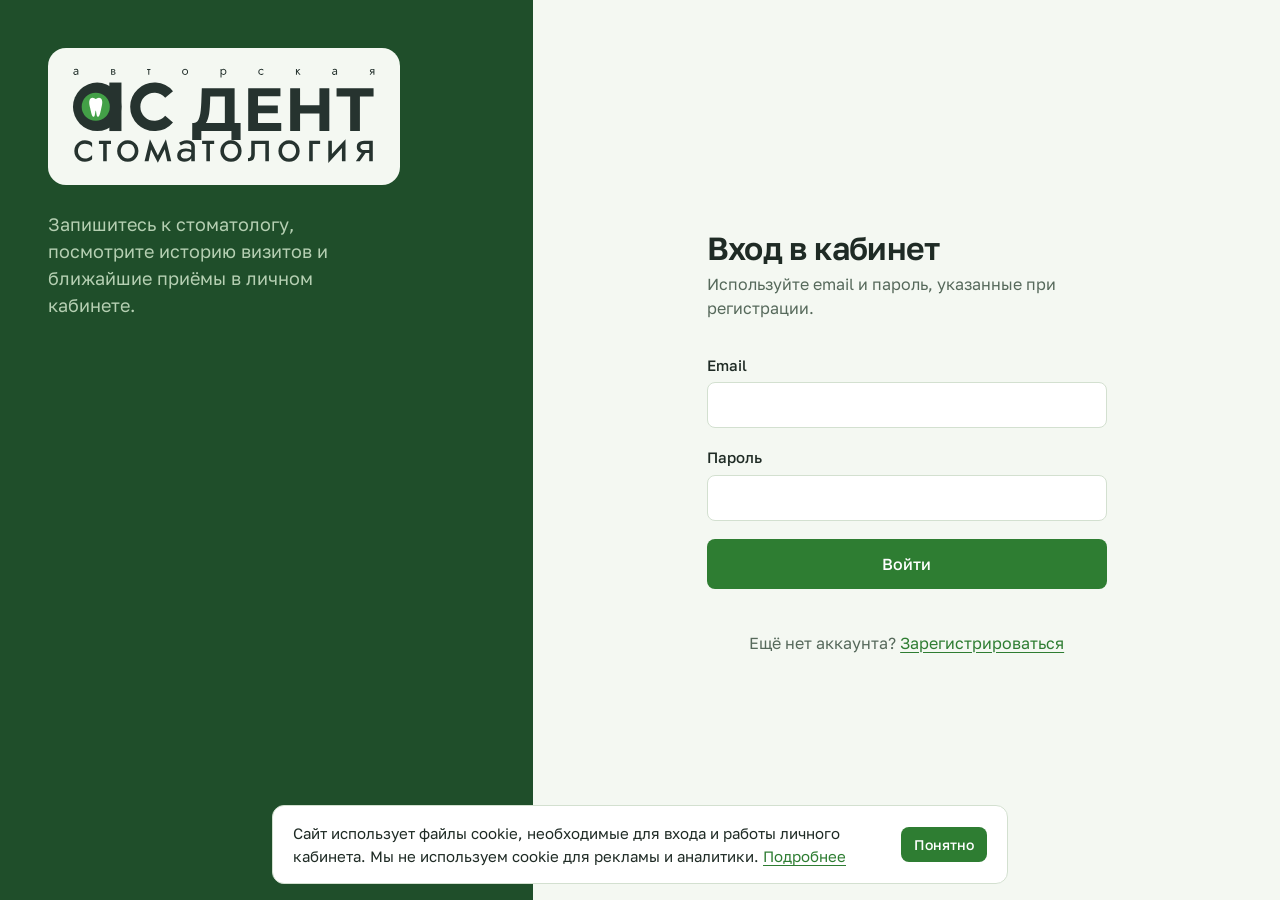
<file: public/login.html>
<!DOCTYPE html>
<html lang="ru">
<head>
    <meta charset="UTF-8">
    <meta name="viewport" content="width=device-width, initial-scale=1">
    <title>Вход — клиника «АС Дент»</title>
    <link rel="preload" href="fonts/golos-text-cyrillic-wght-normal.woff2" as="font" type="font/woff2" crossorigin>
    <link rel="stylesheet" href="css/style.css">
    <link rel="icon" type="image/svg+xml" href="img/logo-mark.svg">
    <link rel="icon" type="image/png" href="img/favicon.png">
</head>
<body>
<div class="auth">
    <aside class="auth__aside">
        <div>
            <a href="index.html" class="auth__logo" aria-label="АС Дент — на главную">
                <img src="img/logo.svg" alt="АС Дент — авторская стоматология" width="627" height="200">
            </a>
            <p class="auth__lead">Запишитесь к стоматологу, посмотрите историю визитов и ближайшие приёмы в личном кабинете.</p>
        </div>
        <div class="auth__contacts">
            <p data-clinic="address"></p>
            <p><a data-clinic="phone"></a></p>
            <p data-clinic="working_hours"></p>
        </div>
    </aside>

    <main class="auth__main">
        <form class="auth__form form" id="login-form" novalidate>
            <div>
                <h1>Вход в кабинет</h1>
                <p class="muted">Используйте email и пароль, указанные при регистрации.</p>
            </div>

            <!-- Сюда JS выводит ошибку входа -->
            <div class="alert alert--error" id="login-error" role="alert" hidden></div>

            <div class="field">
                <label for="email">Email</label>
                <input type="email" id="email" name="email" autocomplete="email" required>
            </div>

            <div class="field">
                <label for="password">Пароль</label>
                <input type="password" id="password" name="password" autocomplete="current-password" required>
            </div>

            <button type="submit" class="btn btn--primary btn--block">Войти</button>

            <p class="auth__switch">Ещё нет аккаунта? <a href="register.html" data-keep-next>Зарегистрироваться</a></p>
        </form>
    </main>
</div>
<script src="js/api.js"></script>
<script src="js/auth.js"></script>
<script src="js/cookie-notice.js"></script>
</body>
</html>
</file>
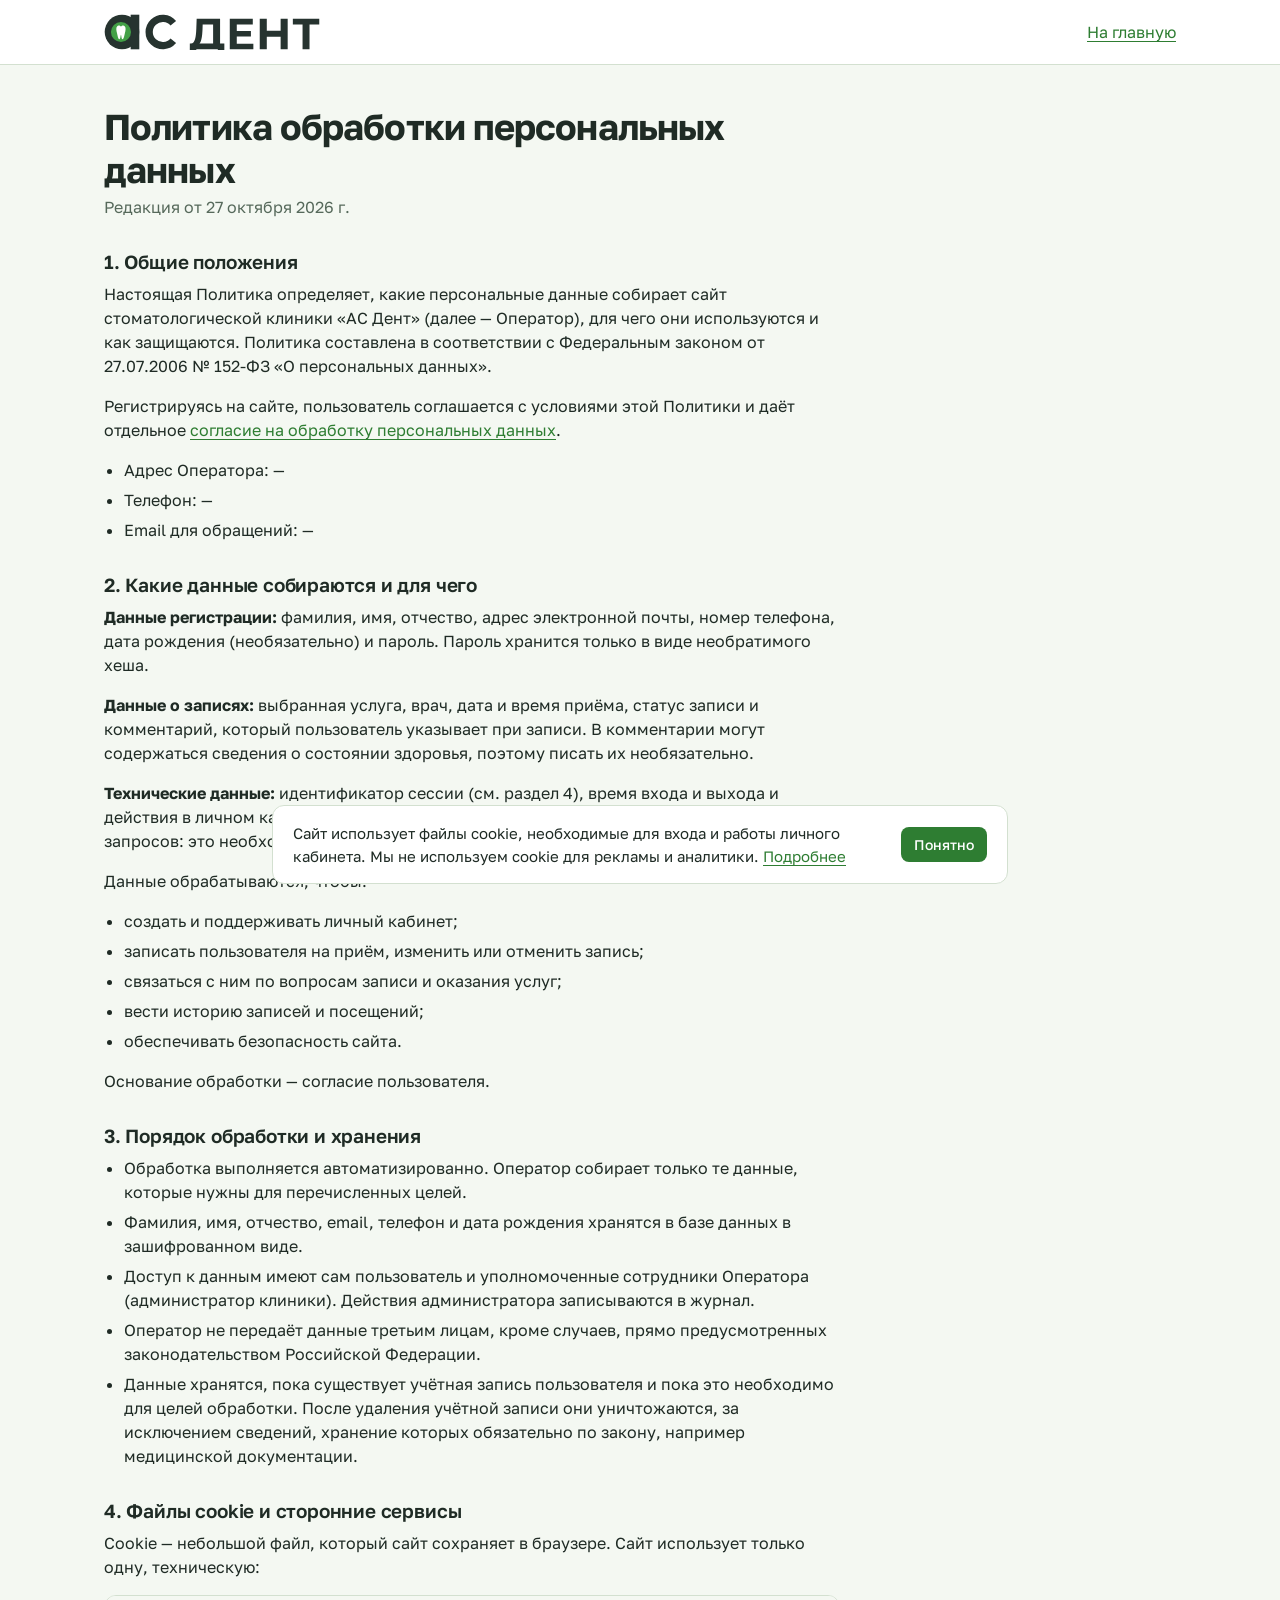
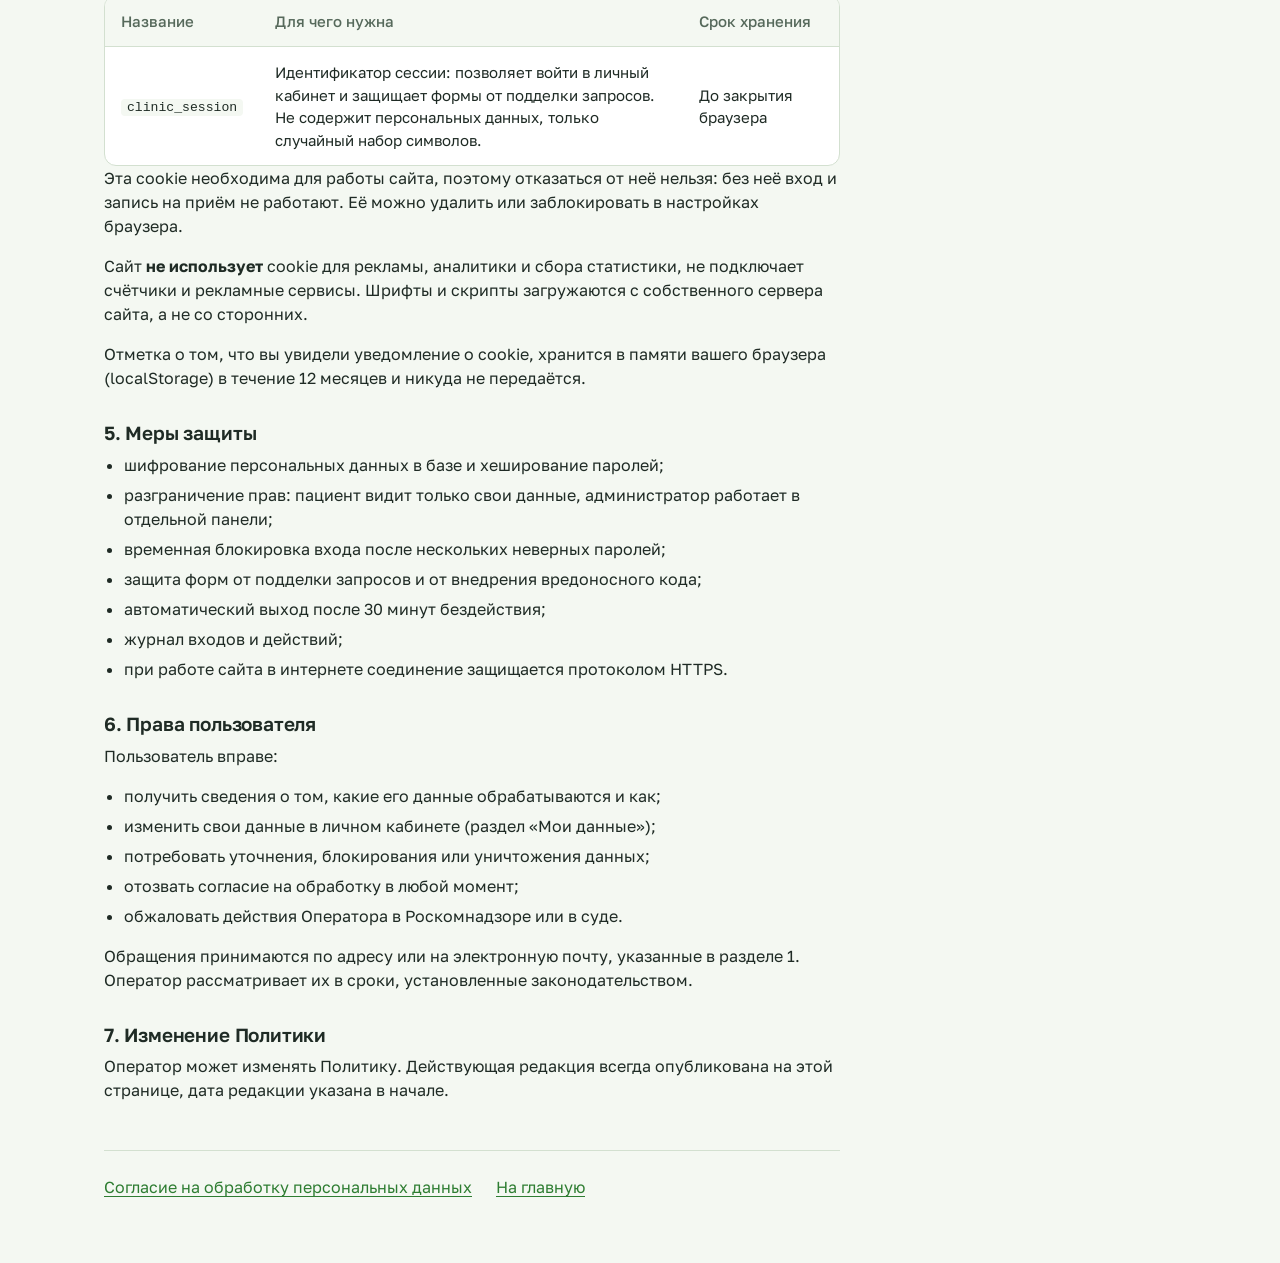
<file: public/privacy.html>
<!DOCTYPE html>
<html lang="ru">
<head>
    <meta charset="UTF-8">
    <meta name="viewport" content="width=device-width, initial-scale=1">
    <title>Политика обработки персональных данных — клиника «АС Дент»</title>
    <link rel="preload" href="fonts/golos-text-cyrillic-wght-normal.woff2" as="font" type="font/woff2" crossorigin>
    <link rel="stylesheet" href="css/style.css">
    <link rel="icon" type="image/svg+xml" href="img/logo-mark.svg">
    <link rel="icon" type="image/png" href="img/favicon.png">
</head>
<body>
<!--
    Образец политики. Адрес, телефон и email клиники подставляются автоматически
    из базы (раздел «Контакты клиники» в панели администратора).
    Перед реальным использованием текст должен проверить юрист или ответственный
    за обработку персональных данных. Нужно добавить: полное наименование
    юридического лица (ООО/ИП), ИНН и ОГРН; сведения о лице, ответственном
    за организацию обработки данных; место хранения данных (сервер должен находиться
    на территории РФ); данные об уведомлении Роскомнадзора.
-->
<header class="topbar">
    <div class="topbar__inner">
        <a href="index.html" class="logo">
            <img src="img/logo-wordmark.svg" alt="АС Дент" class="logo__img" width="627" height="104">
        </a>
        <span class="topbar__spacer"></span>
        <a href="index.html">На главную</a>
    </div>
</header>

<main class="page">
    <article class="doc">
        <h1>Политика обработки персональных данных</h1>
        <p class="doc__date">Редакция от 27 октября 2026 г.</p>

        <h2>1. Общие положения</h2>
        <p>Настоящая Политика определяет, какие персональные данные собирает сайт стоматологической клиники «АС Дент» (далее — Оператор), для чего они используются и как защищаются. Политика составлена в соответствии с Федеральным законом от 27.07.2006 № 152-ФЗ «О персональных данных».</p>
        <p>Регистрируясь на сайте, пользователь соглашается с условиями этой Политики и даёт отдельное <a href="consent.html">согласие на обработку персональных данных</a>.</p>
        <ul>
            <li>Адрес Оператора: <span data-clinic="address">—</span></li>
            <li>Телефон: <span data-clinic="phone">—</span></li>
            <li>Email для обращений: <span data-clinic="email">—</span></li>
        </ul>

        <h2>2. Какие данные собираются и для чего</h2>
        <p><strong>Данные регистрации:</strong> фамилия, имя, отчество, адрес электронной почты, номер телефона, дата рождения (необязательно) и пароль. Пароль хранится только в виде необратимого хеша.</p>
        <p><strong>Данные о записях:</strong> выбранная услуга, врач, дата и время приёма, статус записи и комментарий, который пользователь указывает при записи. В комментарии могут содержаться сведения о состоянии здоровья, поэтому писать их необязательно.</p>
        <p><strong>Технические данные:</strong> идентификатор сессии (см. раздел 4), время входа и выхода и действия в личном кабинете. Веб-сервер может также фиксировать адрес и время запросов: это необходимо для работы и безопасности сайта.</p>
        <p>Данные обрабатываются, чтобы:</p>
        <ul>
            <li>создать и поддерживать личный кабинет;</li>
            <li>записать пользователя на приём, изменить или отменить запись;</li>
            <li>связаться с ним по вопросам записи и оказания услуг;</li>
            <li>вести историю записей и посещений;</li>
            <li>обеспечивать безопасность сайта.</li>
        </ul>
        <p>Основание обработки — согласие пользователя.</p>

        <h2>3. Порядок обработки и хранения</h2>
        <ul>
            <li>Обработка выполняется автоматизированно. Оператор собирает только те данные, которые нужны для перечисленных целей.</li>
            <li>Фамилия, имя, отчество, email, телефон и дата рождения хранятся в базе данных в зашифрованном виде.</li>
            <li>Доступ к данным имеют сам пользователь и уполномоченные сотрудники Оператора (администратор клиники). Действия администратора записываются в журнал.</li>
            <li>Оператор не передаёт данные третьим лицам, кроме случаев, прямо предусмотренных законодательством Российской Федерации.</li>
            <li>Данные хранятся, пока существует учётная запись пользователя и пока это необходимо для целей обработки. После удаления учётной записи они уничтожаются, за исключением сведений, хранение которых обязательно по закону, например медицинской документации.</li>
        </ul>

        <h2 id="cookies">4. Файлы cookie и сторонние сервисы</h2>
        <p>Cookie — небольшой файл, который сайт сохраняет в браузере. Сайт использует только одну, техническую:</p>
        <div class="table-wrap">
            <table class="table">
                <thead>
                <tr>
                    <th scope="col">Название</th>
                    <th scope="col">Для чего нужна</th>
                    <th scope="col">Срок хранения</th>
                </tr>
                </thead>
                <tbody>
                <tr>
                    <td><code>clinic_session</code></td>
                    <td>Идентификатор сессии: позволяет войти в личный кабинет и защищает формы от подделки запросов. Не содержит персональных данных, только случайный набор символов.</td>
                    <td>До закрытия браузера</td>
                </tr>
                </tbody>
            </table>
        </div>
        <p>Эта cookie необходима для работы сайта, поэтому отказаться от неё нельзя: без неё вход и запись на приём не работают. Её можно удалить или заблокировать в настройках браузера.</p>
        <p>Сайт <strong>не использует</strong> cookie для рекламы, аналитики и сбора статистики, не подключает счётчики и рекламные сервисы. Шрифты и скрипты загружаются с собственного сервера сайта, а не со сторонних.</p>
        <p>Отметка о том, что вы увидели уведомление о cookie, хранится в памяти вашего браузера (localStorage) в течение 12 месяцев и никуда не передаётся.</p>

        <h2>5. Меры защиты</h2>
        <ul>
            <li>шифрование персональных данных в базе и хеширование паролей;</li>
            <li>разграничение прав: пациент видит только свои данные, администратор работает в отдельной панели;</li>
            <li>временная блокировка входа после нескольких неверных паролей;</li>
            <li>защита форм от подделки запросов и от внедрения вредоносного кода;</li>
            <li>автоматический выход после 30 минут бездействия;</li>
            <li>журнал входов и действий;</li>
            <li>при работе сайта в интернете соединение защищается протоколом HTTPS.</li>
        </ul>

        <h2>6. Права пользователя</h2>
        <p>Пользователь вправе:</p>
        <ul>
            <li>получить сведения о том, какие его данные обрабатываются и как;</li>
            <li>изменить свои данные в личном кабинете (раздел «Мои данные»);</li>
            <li>потребовать уточнения, блокирования или уничтожения данных;</li>
            <li>отозвать согласие на обработку в любой момент;</li>
            <li>обжаловать действия Оператора в Роскомнадзоре или в суде.</li>
        </ul>
        <p>Обращения принимаются по адресу или на электронную почту, указанные в разделе 1. Оператор рассматривает их в сроки, установленные законодательством.</p>

        <h2>7. Изменение Политики</h2>
        <p>Оператор может изменять Политику. Действующая редакция всегда опубликована на этой странице, дата редакции указана в начале.</p>

        <div class="doc__links">
            <a href="consent.html">Согласие на обработку персональных данных</a>
            <a href="index.html">На главную</a>
        </div>
    </article>
</main>

<script src="js/api.js"></script>
<script src="js/legal.js"></script>
<script src="js/cookie-notice.js"></script>
</body>
</html>
</file>
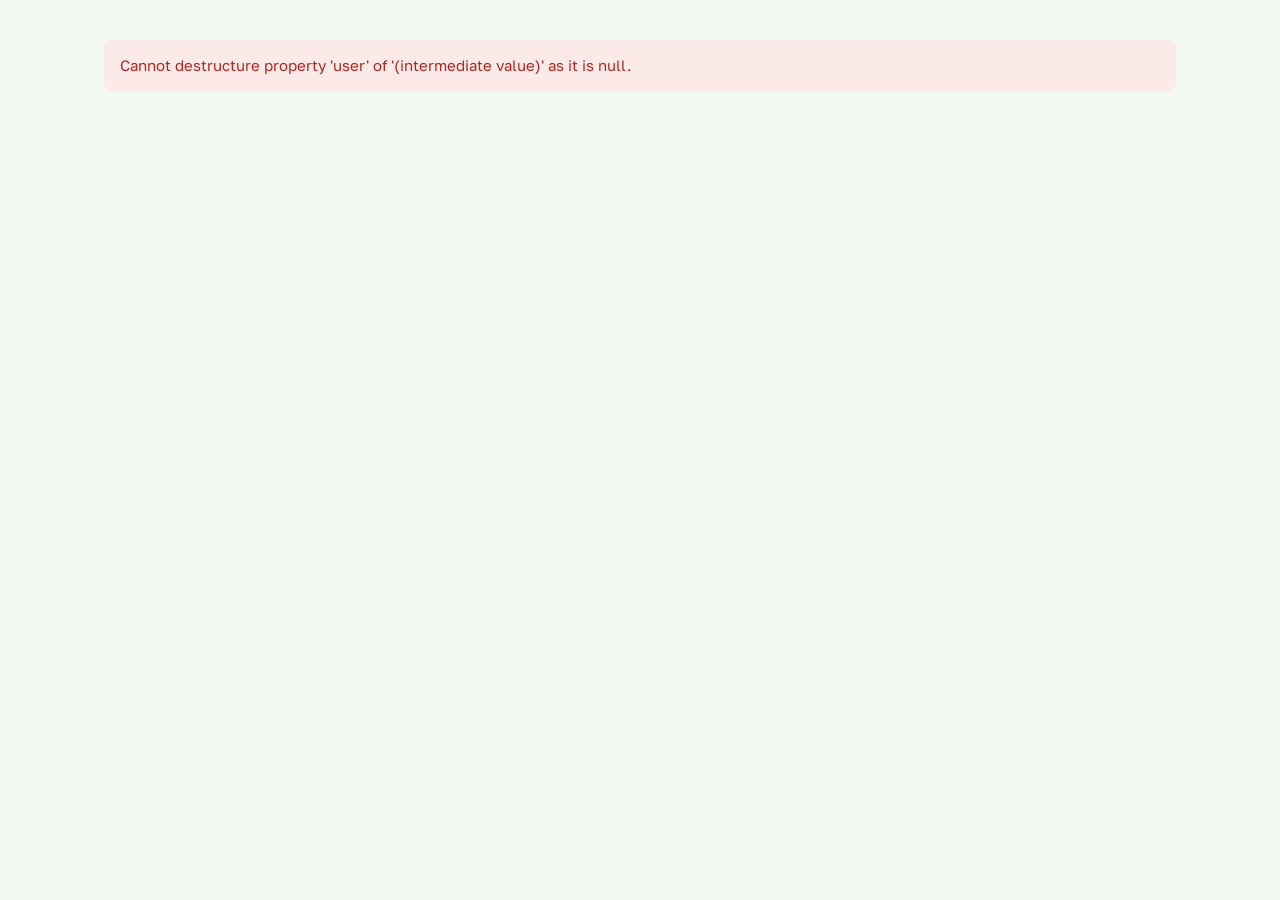
<file: public/profile.html>
<!DOCTYPE html>
<html lang="ru">
<head>
    <meta charset="UTF-8">
    <meta name="viewport" content="width=device-width, initial-scale=1">
    <title>Мои данные — клиника «АС Дент»</title>
    <link rel="preload" href="fonts/golos-text-cyrillic-wght-normal.woff2" as="font" type="font/woff2" crossorigin>
    <link rel="stylesheet" href="css/style.css">
    <link rel="icon" type="image/svg+xml" href="img/logo-mark.svg">
    <link rel="icon" type="image/png" href="img/favicon.png">
</head>
<body data-require-role="patient">
<header class="topbar">
    <div class="topbar__inner">
        <a href="cabinet.html" class="logo">
            <img src="img/logo-wordmark.svg" alt="АС Дент" class="logo__img" width="627" height="104">
        </a>
        <nav class="topbar__nav" aria-label="Основное меню">
            <a href="cabinet.html">Мои визиты</a>
            <a href="booking.html">Записаться</a>
            <a href="profile.html" aria-current="page">Мои данные</a>
        </nav>
        <div class="topbar__user">
            <span id="user-name" data-user-name>Иванова Анна</span>
            <a href="index.html" id="logout" data-logout>Выйти</a>
        </div>
    </div>
</header>

<main class="page">
    <div class="page__header">
        <h1>Мои данные</h1>
        <p class="muted">Эти данные видят только вы и администратор клиники.</p>
    </div>

    <div class="profile-grid">
        <section class="panel" aria-labelledby="personal-title">
            <h2 id="personal-title">Личная информация</h2>

            <form class="form" id="profile-form" novalidate>
                <div class="alert alert--success" id="profile-success" role="status" hidden>Изменения сохранены.</div>
                <div class="alert alert--error" id="profile-error" role="alert" hidden></div>

                <div class="field">
                    <label for="full_name">ФИО</label>
                    <input type="text" id="full_name" name="full_name" autocomplete="name" required>
                    <span class="field__error" data-error-for="full_name"></span>
                </div>

                <div class="field">
                    <label for="email">Email</label>
                    <input type="email" id="email" name="email" autocomplete="email" required>
                    <span class="field__hint">Используется для входа в кабинет.</span>
                    <span class="field__error" data-error-for="email"></span>
                </div>

                <div class="field-row">
                    <div class="field">
                        <label for="phone">Телефон</label>
                        <input type="tel" id="phone" name="phone" autocomplete="tel" required>
                        <span class="field__error" data-error-for="phone"></span>
                    </div>
                    <div class="field">
                        <label for="birth_date">Дата рождения</label>
                        <input type="date" id="birth_date" name="birth_date" autocomplete="bday">
                        <span class="field__error" data-error-for="birth_date"></span>
                    </div>
                </div>

                <div class="form__actions">
                    <button type="submit" class="btn btn--primary">Сохранить изменения</button>
                    <button type="button" class="btn btn--ghost" id="profile-reset">Отменить</button>
                </div>
            </form>
        </section>

        <section class="panel" aria-labelledby="password-title">
            <h2 id="password-title">Смена пароля</h2>

            <form class="form" id="password-form" novalidate>
                <div class="alert alert--success" id="password-success" role="status" hidden>Пароль изменён.</div>
                <div class="alert alert--error" id="password-error" role="alert" hidden></div>

                <div class="field">
                    <label for="current_password">Текущий пароль</label>
                    <input type="password" id="current_password" name="current_password" autocomplete="current-password" required>
                    <span class="field__error" data-error-for="current_password"></span>
                </div>

                <div class="field">
                    <label for="new_password">Новый пароль</label>
                    <input type="password" id="new_password" name="new_password" autocomplete="new-password" required minlength="8">
                    <span class="field__hint">Не менее 8 символов, буквы и цифры.</span>
                    <span class="field__error" data-error-for="new_password"></span>
                </div>

                <div class="field">
                    <label for="new_password_confirm">Повторите новый пароль</label>
                    <input type="password" id="new_password_confirm" name="new_password_confirm" autocomplete="new-password" required>
                    <span class="field__error" data-error-for="new_password_confirm"></span>
                </div>

                <div class="form__actions">
                    <button type="submit" class="btn btn--primary">Сменить пароль</button>
                </div>
            </form>
        </section>
    </div>
</main>
<script src="js/api.js"></script>
<script src="js/session.js"></script>
<script src="js/profile.js"></script>
</body>
</html>
</file>
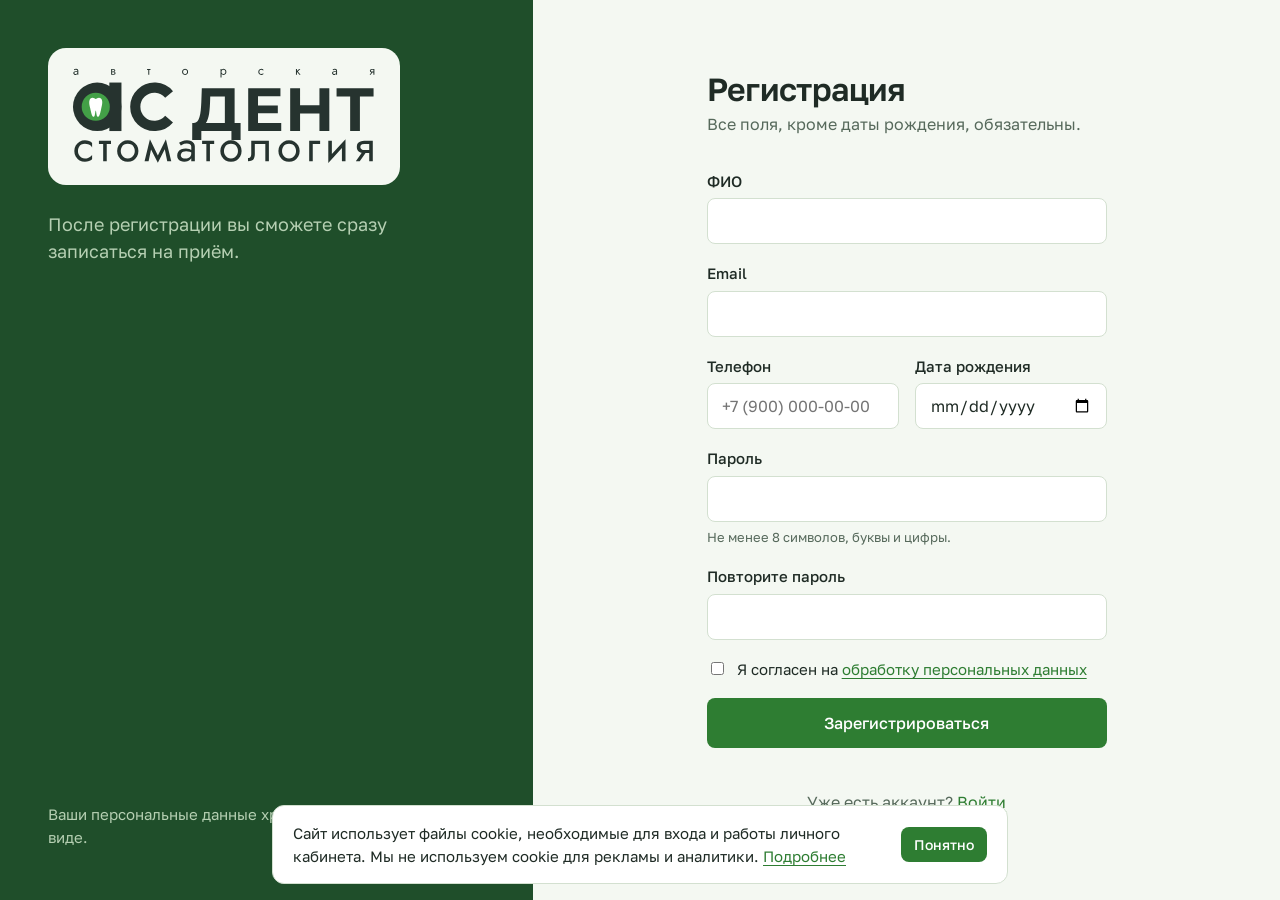
<file: public/register.html>
<!DOCTYPE html>
<html lang="ru">
<head>
    <meta charset="UTF-8">
    <meta name="viewport" content="width=device-width, initial-scale=1">
    <title>Регистрация — клиника «АС Дент»</title>
    <link rel="preload" href="fonts/golos-text-cyrillic-wght-normal.woff2" as="font" type="font/woff2" crossorigin>
    <link rel="stylesheet" href="css/style.css">
    <link rel="icon" type="image/svg+xml" href="img/logo-mark.svg">
    <link rel="icon" type="image/png" href="img/favicon.png">
</head>
<body>
<div class="auth">
    <aside class="auth__aside">
        <div>
            <a href="index.html" class="auth__logo" aria-label="АС Дент — на главную">
                <img src="img/logo.svg" alt="АС Дент — авторская стоматология" width="627" height="200">
            </a>
            <p class="auth__lead">После регистрации вы сможете сразу записаться на приём.</p>
        </div>
        <div class="auth__contacts">
            <p>Ваши персональные данные хранятся в зашифрованном виде.</p>
        </div>
    </aside>

    <main class="auth__main">
        <form class="auth__form form" id="register-form" novalidate>
            <div>
                <h1>Регистрация</h1>
                <p class="muted">Все поля, кроме даты рождения, обязательны.</p>
            </div>

            <div class="alert alert--error" id="register-error" role="alert" hidden></div>

            <div class="field">
                <label for="full_name">ФИО</label>
                <input type="text" id="full_name" name="full_name" autocomplete="name" required maxlength="100">
                <span class="field__error" data-error-for="full_name"></span>
            </div>

            <div class="field">
                <label for="email">Email</label>
                <input type="email" id="email" name="email" autocomplete="email" required>
                <span class="field__error" data-error-for="email"></span>
            </div>

            <div class="field-row">
                <div class="field">
                    <label for="phone">Телефон</label>
                    <input type="tel" id="phone" name="phone" autocomplete="tel" placeholder="+7 (900) 000-00-00" required>
                    <span class="field__error" data-error-for="phone"></span>
                </div>
                <div class="field">
                    <label for="birth_date">Дата рождения</label>
                    <input type="date" id="birth_date" name="birth_date" autocomplete="bday">
                    <span class="field__error" data-error-for="birth_date"></span>
                </div>
            </div>

            <div class="field">
                <label for="password">Пароль</label>
                <input type="password" id="password" name="password" autocomplete="new-password" required minlength="8">
                <span class="field__hint">Не менее 8 символов, буквы и цифры.</span>
                <span class="field__error" data-error-for="password"></span>
            </div>

            <div class="field">
                <label for="password_confirm">Повторите пароль</label>
                <input type="password" id="password_confirm" name="password_confirm" autocomplete="new-password" required>
                <span class="field__error" data-error-for="password_confirm"></span>
            </div>

            <label class="checkbox">
                <input type="checkbox" name="consent" required>
                <span>Я согласен на <a href="consent.html" target="_blank" rel="noopener">обработку персональных данных</a></span>
            </label>
            <span class="field__error" data-error-for="consent"></span>

            <button type="submit" class="btn btn--primary btn--block">Зарегистрироваться</button>

            <p class="auth__switch">Уже есть аккаунт? <a href="login.html" data-keep-next>Войти</a></p>
        </form>
    </main>
</div>
<script src="js/api.js"></script>
<script src="js/auth.js"></script>
<script src="js/cookie-notice.js"></script>
</body>
</html>
</file>
<file: public/css/style.css>
/* =====================================================================
   Стоматологическая клиника «АС Дент» — общая таблица стилей
   Структура:
     1. Переменные (цвета, шрифты, отступы)
     2. Базовые стили
     3. Кнопки, формы, сообщения
     4. Страницы входа и регистрации
     5. Шапка и каркас кабинета
     6. Талон на приём
     7. Списки визитов, таблицы, статусы
     8. Профиль
     9. Запись на приём
    10. Панель администратора
    11. Адаптивность
   ===================================================================== */

/* Шрифт Golos Text хранится на нашем сервере (лицензия SIL OFL, см. fonts/LICENSE-GolosText.txt),
   поэтому страницы не обращаются к сервисам Google и не передают им адреса посетителей. */
@font-face {
    font-family: 'Golos Text';
    font-style: normal;
    font-weight: 400 900;
    font-display: swap;
    src: url('../fonts/golos-text-cyrillic-wght-normal.woff2') format('woff2');
    unicode-range: U+0301, U+0400-045F, U+0490-0491, U+04B0-04B1, U+2116;
}
@font-face {
    font-family: 'Golos Text';
    font-style: normal;
    font-weight: 400 900;
    font-display: swap;
    src: url('../fonts/golos-text-latin-wght-normal.woff2') format('woff2');
    unicode-range: U+0000-00FF, U+0131, U+0152-0153, U+02BB-02BC, U+02C6, U+02DA, U+02DC, U+0304, U+0308, U+0329, U+2000-206F, U+20AC, U+2122, U+2191, U+2193, U+2212, U+2215, U+FEFF, U+FFFD;
}
/* Знак рубля «₽» */
@font-face {
    font-family: 'Golos Text';
    font-style: normal;
    font-weight: 400 900;
    font-display: swap;
    src: url('../fonts/golos-text-latin-ext-wght-normal.woff2') format('woff2');
    unicode-range: U+20A0-20C0;
}

/* 1. Переменные ------------------------------------------------------- */
:root {
    --enamel:   #F4F8F2;   /* фон страниц: «эмаль» */
    --surface:  #FFFFFF;   /* фон карточек и форм */
    --mint:     #E0EFDD;   /* мягкий фон выделений */
    --line:     #D3E0D0;   /* рамки и разделители */
    --ink:      #1F2B25;   /* основной текст */
    --muted:    #56695B;   /* второстепенный текст */
    --brand:    #43A047;   /* фирменный зелёный из логотипа  */
    --pine:     #2E7D32;   /* основной цвет: кнопки, ссылки  */
    --pine-dk:  #1F4E2A;   /* наведение, тёмные панели */
    --sun:      #F4C95D;   /* акцент: талон на приём */
    --danger:   #B3261E;
    --danger-bg:#FBEAE8;
    --ok-bg:    #E0EFDD;

    --font: 'Golos Text', 'Segoe UI', Roboto, Arial, sans-serif;

    --radius-s: 8px;
    --radius-m: 12px;
    --radius-l: 18px;

    --gap: 1.5rem;
    --page-width: 1120px;
}

/* 2. Базовые стили  */
*,
*::before,
*::after { box-sizing: border-box; }

html { -webkit-text-size-adjust: 100%; }

body {
    margin: 0;
    font-family: var(--font);
    font-size: 1rem;
    line-height: 1.5;
    color: var(--ink);
    background: var(--enamel);
}

h1, h2, h3 {
    margin: 0 0 .5em;
    line-height: 1.2;
    font-weight: 600;
}
h1 { font-size: 2rem;    letter-spacing: -.02em; }
h2 { font-size: 1.375rem; letter-spacing: -.01em; }
h3 { font-size: 1.0625rem; }

p { margin: 0 0 1em; }

a { color: var(--pine); text-underline-offset: 3px; }
a:hover { color: var(--pine-dk); }

:focus-visible {
    outline: 3px solid var(--sun);
    outline-offset: 2px;
}

.muted { color: var(--muted); }

[hidden] { display: none !important; }

body[data-require-role]:not(.is-ready) { visibility: hidden; }

.visually-hidden {
    position: absolute;
    width: 1px; height: 1px;
    overflow: hidden;
    clip: rect(0 0 0 0);
    white-space: nowrap;
}

/* 3. Кнопки, формы, сообщения */
.btn {
    display: inline-flex;
    align-items: center;
    justify-content: center;
    gap: .5rem;
    padding: .75rem 1.25rem;
    border: 1px solid transparent;
    border-radius: var(--radius-s);
    font: inherit;
    font-weight: 500;
    text-decoration: none;
    cursor: pointer;
    transition: background-color .15s, border-color .15s;
}
.btn--primary { background: var(--pine); color: #fff; }
.btn--primary:hover { background: var(--pine-dk); color: #fff; }

.btn--ghost { background: transparent; color: var(--pine); border-color: var(--line); }
.btn--ghost:hover { border-color: var(--pine); }

.btn--danger { background: transparent; color: var(--danger); border-color: currentColor; }
.btn--danger:hover { background: var(--danger-bg); }

.btn--small { padding: .4rem .75rem; font-size: .875rem; }
.btn--block { width: 100%; }

.btn:disabled { opacity: .5; cursor: not-allowed; }

.form { display: grid; gap: 1.125rem; }

.field { display: grid; gap: .375rem; }

.field label { font-weight: 500; font-size: .9375rem; }

.field input,
.field select,
.field textarea {
    width: 100%;
    padding: .7rem .875rem;
    border: 1px solid var(--line);
    border-radius: var(--radius-s);
    background: var(--surface);
    font: inherit;
    color: var(--ink);
}
.field input:focus,
.field select:focus,
.field textarea:focus {
    outline: none;
    border-color: var(--pine);
    box-shadow: 0 0 0 3px var(--mint);
}
.field input,
.field select { height: 2.875rem; }
.field input[type="search"] { -webkit-appearance: none; appearance: none; }
.field input[type="checkbox"],
.field input[type="radio"] { height: auto; }

.field input:user-invalid,
.field [aria-invalid="true"] { border-color: var(--danger); }

.field__hint  { font-size: .8125rem; color: var(--muted); }
.field__error { font-size: .8125rem; color: var(--danger); }
.field__error:empty { display: none; }

.field-row { display: grid; grid-template-columns: 1fr 1fr; gap: 1rem; }

.checkbox { display: flex; gap: .625rem; align-items: flex-start; font-size: .9375rem; }
.checkbox input { margin-top: .25rem; accent-color: var(--pine); }

.alert {
    padding: .875rem 1rem;
    border-radius: var(--radius-s);
    font-size: .9375rem;
}
.alert--error   { background: var(--danger-bg); color: var(--danger); }
.alert--success { background: var(--ok-bg); color: var(--pine-dk); }
.alert[hidden]  { display: none; }
.page > .alert { margin-bottom: 1.5rem; }

/* 4. Вход и регистрация  */
.auth {
    min-height: 100vh;
    display: grid;
    grid-template-columns: minmax(320px, 5fr) 7fr;
}

.auth__aside {
    display: flex;
    flex-direction: column;
    justify-content: space-between;
    padding: 3rem;
    background: var(--pine-dk);
    color: #E4F0E1;
}

/* Полный логотип на светлой подложке */
.auth__logo {
    display: inline-block;
    padding: 1.25rem 1.5rem;
    background: var(--enamel);
    border-radius: var(--radius-l);
    line-height: 0;
}
.auth__logo img {
    display: block;
    width: clamp(12rem, 24vw, 19rem);
    height: auto;
}
.auth__lead {
    max-width: 22rem;
    margin-top: 1.25rem;
    font-size: 1.125rem;
    color: #B5CFB2;
}

.auth__contacts { font-size: .9375rem; color: #B5CFB2; }
.auth__contacts p { margin: 0 0 .25rem; }
.auth__contacts a { color: #fff; }

.auth__main {
    display: grid;
    place-items: center;
    padding: 3rem 1.5rem;
}

.auth__form { width: 100%; max-width: 400px; }
.auth__form h1 { margin-bottom: .25rem; }
.auth__form > .muted { margin-bottom: 2rem; }

.auth__switch { margin-top: 1.5rem; text-align: center; color: var(--muted); }

/* 5. Шапка и каркас */
.topbar {
    background: var(--surface);
    border-bottom: 1px solid var(--line);
}
.topbar__inner {
    max-width: var(--page-width);
    margin: 0 auto;
    padding: .875rem 1.5rem;
    display: flex;
    align-items: center;
    gap: 2rem;
}
/* Логотип и название клиники в шапке */
.logo {
    display: inline-flex;
    align-items: center;
    gap: .625rem;
    text-decoration: none;
}
.logo__img {
    display: block;
    height: 2.25rem;
    width: auto;
}
.topbar__nav { display: flex; gap: .25rem; flex: 1; }
.topbar__nav a {
    padding: .5rem .875rem;
    border-radius: var(--radius-s);
    color: var(--ink);
    text-decoration: none;
    white-space: nowrap;
}
.topbar__nav a:hover { background: var(--enamel); }
.topbar__nav a[aria-current="page"] { background: var(--mint); color: var(--pine-dk); font-weight: 500; }

.topbar__user { display: flex; align-items: center; gap: 1rem; font-size: .9375rem; }

.page {
    max-width: var(--page-width);
    margin: 0 auto;
    padding: 2.5rem 1.5rem 4rem;
}

.page__header { margin-bottom: 2rem; }
.page__header p { margin: 0; }

.layout-aside {
    display: grid;
    grid-template-columns: 1fr 320px;
    gap: 2.5rem;
    align-items: start;
}
.layout-aside > * { min-width: 0; }

.section { margin-bottom: 3rem; }
.section__head {
    display: flex;
    align-items: baseline;
    justify-content: space-between;
    gap: 1rem;
    margin-bottom: 1rem;
}
.section__head h2 { margin: 0; }

.panel {
    background: var(--surface);
    border: 1px solid var(--line);
    border-radius: var(--radius-m);
    padding: 1.5rem;
}

/* Контакты клиники в боковой колонке */
.contacts dt { font-size: .8125rem; color: var(--muted); }
.contacts dd { margin: 0 0 1rem; }
.contacts dd:last-child { margin-bottom: 0; }

/* 6. Талон на приём */
.ticket {
    --notch: 14px;
    display: grid;
    grid-template-columns: 1fr 200px;
    background: var(--surface);
    border: 1px solid var(--line);
    border-radius: var(--radius-l);
    overflow: hidden;
    position: relative;
}

.ticket__body { padding: 1.75rem 2rem; }

.ticket__title { font-size: .9375rem; color: var(--muted); margin-bottom: .75rem; }

.ticket__date {
    font-size: clamp(2rem, 4vw, 2.75rem);
    font-weight: 700;
    line-height: 1.05;
    letter-spacing: -.03em;
}
.ticket__time { color: var(--pine); }

.ticket__details {
    display: grid;
    grid-template-columns: auto 1fr;
    gap: .25rem 1.5rem;
    margin: 1.5rem 0 0;
}
.ticket__details dt { color: var(--muted); }
.ticket__details dd { margin: 0; font-weight: 500; }

/* Отрывной корешок с перфорацией */
.ticket__stub {
    position: relative;
    display: flex;
    flex-direction: column;
    justify-content: space-between;
    gap: 1rem;
    padding: 1.75rem 1.5rem;
    background: var(--sun);
    border-left: 2px dashed var(--ink);
}
.ticket__stub::before,
.ticket__stub::after {
    content: "";
    position: absolute;
    left: calc(var(--notch) * -1 - 1px);
    width: calc(var(--notch) * 2);
    height: calc(var(--notch) * 2);
    border-radius: 50%;
    background: var(--enamel);
    border: 1px solid var(--line);
}
.ticket__stub::before { top: calc(var(--notch) * -1 - 1px); }
.ticket__stub::after  { bottom: calc(var(--notch) * -1 - 1px); }

.ticket__number { font-size: .875rem; }
.ticket__number strong { display: block; font-size: 1.75rem; line-height: 1.1; }

.ticket__note { margin: 0; font-size: .8125rem; line-height: 1.4; }

.ticket__stub .btn--ghost { background: rgba(255, 255, 255, .55); border-color: var(--ink); color: var(--ink); }
.ticket__stub .btn--ghost:hover { background: #fff; }

/* Пустое состояние: нет будущих визитов */
.empty {
    padding: 2rem;
    border: 2px dashed var(--line);
    border-radius: var(--radius-l);
    text-align: center;
}
.empty p { color: var(--muted); }

/* 7. Списки визитов, таблицы, статусы */
.visit-list { list-style: none; margin: 0; padding: 0; display: grid; gap: .75rem; }

.visit {
    display: grid;
    grid-template-columns: 120px 1fr auto;
    gap: 1.25rem;
    align-items: center;
    padding: 1rem 1.25rem;
    background: var(--surface);
    border: 1px solid var(--line);
    border-radius: var(--radius-m);
}
.visit__date { font-weight: 600; line-height: 1.3; }
.visit__date span { display: block; }
.visit__date span:not(.visit__day) { font-weight: 400; color: var(--muted); }
.visit__info p { margin: 0; }

.table-wrap {
    position: relative;
    overflow-x: auto;
    background: var(--surface);
    border: 1px solid var(--line);
    border-radius: var(--radius-m);
}
.table { width: 100%; border-collapse: collapse; font-size: .9375rem; }
.table th,
.table td { padding: .875rem 1rem; text-align: left; border-bottom: 1px solid var(--line); }
.table th { font-weight: 500; color: var(--muted); background: var(--enamel); white-space: nowrap; }
.table tbody tr:last-child td { border-bottom: 0; }
.table tbody tr:hover { background: #F8FBF6; }
.table .num { text-align: right; white-space: nowrap; }
.table .nowrap { white-space: nowrap; }
.table--compact { font-size: .875rem; }
.table--compact th,
.table--compact td { padding: .75rem .75rem; }
.table__actions { display: flex; gap: .5rem; justify-content: flex-end; }

.status {
    display: inline-block;
    padding: .2rem .625rem;
    border-radius: 999px;
    font-size: .8125rem;
    font-weight: 500;
    white-space: nowrap;
}
.status--planned   { background: #FDF1CF; color: #6B4E00; }
.status--completed { background: var(--ok-bg); color: var(--pine-dk); }
.status--cancelled { background: #EDF0EA; color: var(--muted); text-decoration: line-through; }
.status--blocked   { background: var(--danger-bg); color: var(--danger); }
.status--admin     { background: var(--pine-dk); color: #fff; }

/* 8. Профиль */
.profile-grid {
    display: grid;
    grid-template-columns: 3fr 2fr;
    gap: 2rem;
    align-items: start;
}
.profile-grid .panel h2 { margin-bottom: 1.25rem; }
.form__actions { display: flex; gap: .75rem; flex-wrap: wrap; }

/* 9. Запись на приём */
.booking-steps { list-style: none; margin: 0; padding: 0; counter-reset: step; }

.booking-step {
    counter-increment: step;
    position: relative;
    padding: 0 0 2.5rem 3.25rem;
}
.booking-step::before {
    content: counter(step);
    position: absolute;
    left: 0; top: -.125rem;
    width: 2.125rem; height: 2.125rem;
    display: grid; place-items: center;
    border-radius: 50%;
    background: var(--pine);
    color: #fff;
    font-weight: 600;
}
/* Вертикальная линия, связывающая шаги */
.booking-step:not(:last-child)::after {
    content: "";
    position: absolute;
    left: 1.0625rem; top: 2.5rem; bottom: .5rem;
    width: 2px;
    background: var(--line);
}
.booking-step h2 { font-size: 1.1875rem; margin-bottom: 1rem; }

/* Карточки выбора */
.choices { display: grid; grid-template-columns: repeat(auto-fill, minmax(230px, 1fr)); gap: .75rem; }

.choice {
    display: block;
    position: relative;
    padding: 1rem 1.125rem;
    background: var(--surface);
    border: 1px solid var(--line);
    border-radius: var(--radius-m);
    cursor: pointer;
}
.choice input { position: absolute; opacity: 0; pointer-events: none; }
.choice:hover { border-color: var(--pine); }
.choice:has(input:checked) { border-color: var(--pine); box-shadow: inset 0 0 0 1px var(--pine); background: #EEF6EB; }
.choice:has(input:focus-visible) { outline: 3px solid var(--sun); outline-offset: 2px; }
.choice__title { display: block; font-weight: 600; }
.choice__meta { display: block; margin-top: .25rem; font-size: .875rem; color: var(--muted); }
.choice__price { display: block; margin-top: .5rem; font-weight: 600; color: var(--pine-dk); }

/* Даты и время */
.dates { display: flex; gap: .5rem; overflow-x: auto; padding-bottom: .5rem; }
.slot {
    position: relative;
    flex: 0 0 auto;
    min-width: 4.5rem;
    padding: .5rem .75rem;
    text-align: center;
    background: var(--surface);
    border: 1px solid var(--line);
    border-radius: var(--radius-s);
    cursor: pointer;
}
.slot input { position: absolute; opacity: 0; pointer-events: none; }
.slot small:empty,
.choice__price:empty { display: none; }
.slot small { display: block; font-size: .75rem; color: var(--muted); }
.slot:hover { border-color: var(--pine); }
.slot:has(input:checked) { background: var(--pine); border-color: var(--pine); color: #fff; }
.slot:has(input:checked) small { color: #DCEBD9; }
.slot:has(input:focus-visible) { outline: 3px solid var(--sun); outline-offset: 2px; }
.slot:has(input:disabled) { cursor: not-allowed; color: #A9B8A8; background: var(--enamel); text-decoration: line-through; }

.fieldset { border: 0; padding: 0; margin: 0; min-width: 0; }

.times { display: grid; grid-template-columns: repeat(auto-fill, minmax(80px, 1fr)); gap: .5rem; margin-top: 1rem; }

/* Итог записи */
.summary { position: sticky; top: 1.5rem; }
.summary dl { margin: 0 0 1.5rem; }
.summary dt { font-size: .8125rem; color: var(--muted); }
.summary dd { margin: 0 0 .875rem; font-weight: 500; }
.summary__total {
    display: flex;
    justify-content: space-between;
    padding-top: 1rem;
    margin-bottom: 1.25rem;
    border-top: 1px solid var(--line);
    font-size: 1.125rem;
    font-weight: 600;
}

/* 10. Панель администратора */
.admin {
    min-height: 100vh;
    display: grid;
    grid-template-columns: 240px 1fr;
}

.admin__sidebar {
    display: flex;
    flex-direction: column;
    padding: 1.5rem 1rem;
    background: var(--pine-dk);
    color: #E4F0E1;
}
.admin__logo { padding: 0 .75rem; }

.admin__logo-plate {
    display: inline-block;
    padding: .625rem .75rem;
    background: var(--enamel);
    border-radius: var(--radius-s);
    line-height: 0;
}
.admin__logo-plate img { display: block; width: 9.5rem; height: auto; }
.admin__role { padding: 0 .75rem; margin-bottom: 2rem; font-size: .875rem; color: #A3C4A0; }

.admin__nav { display: grid; gap: .125rem; }
.admin__nav a {
    padding: .625rem .75rem;
    border-radius: var(--radius-s);
    color: #D6E6D3;
    text-decoration: none;
}
.admin__nav a:hover { background: rgba(255, 255, 255, .08); color: #fff; }
.admin__nav a[aria-current="page"] { background: var(--sun); color: var(--ink); font-weight: 500; }

.admin__logout { margin-top: auto; padding: .625rem .75rem; color: #D6E6D3; }
.admin__logout:hover { color: #fff; }

.admin__main { padding: 2rem 2.5rem 4rem; min-width: 0; }

.toolbar {
    display: flex;
    flex-wrap: wrap;
    gap: .75rem;
    align-items: end;
    margin-bottom: 1.25rem;
}
.toolbar .field { min-width: 200px; }
.toolbar .field--grow { flex: 1; }
.toolbar .btn { margin-left: auto; }

.stats { display: grid; grid-template-columns: repeat(auto-fit, minmax(180px, 1fr)); gap: 1rem; margin-bottom: 2rem; }
.stat { padding: 1.125rem 1.25rem; background: var(--surface); border: 1px solid var(--line); border-radius: var(--radius-m); }
.stat__value { font-size: 1.75rem; font-weight: 700; line-height: 1.1; }
.stat__label { display: block; font-size: .875rem; color: var(--muted); }
.stat__value { display: block; }

/* Карточка-кнопка «Ожидают отметки» */
.stat--link { font: inherit; color: inherit; text-align: left; cursor: pointer; }
.stat--link:hover { border-color: var(--pine); }

.table-count { margin-top: .75rem; font-size: .875rem; }

/* Вторая строка в ячейке: телефон, описание, комментарий */
.cell-sub { display: block; margin-top: .125rem; font-size: .8125rem; color: var(--muted); }

.table__empty { padding: 2rem 1rem !important; text-align: center !important; color: var(--muted); }

.status--overdue { background: #FBE3C9; color: #7A3E00; }

/* Фото врача: окно редактирования и таблица в панели администратора */
.photo-upload { display: flex; align-items: center; gap: 1rem; }
.photo-upload__preview {
    flex: none;
    width: 4.5rem;
    height: 4.5rem;
    border-radius: 50%;
    overflow: hidden;
    background: var(--mint);
    display: grid;
    place-items: center;
    color: var(--pine-dk);
    font-weight: 700;
    font-size: 1.25rem;
}
.photo-upload__preview img { width: 100%; height: 100%; object-fit: cover; }
.photo-upload__actions { display: flex; flex-direction: column; align-items: flex-start; gap: .5rem; }
.photo-upload__actions .btn { margin: 0; }
.photo-upload__actions .field__hint { margin: 0; }

.avatar-cell { width: 2.75rem; height: 2.75rem; border-radius: 50%; overflow: hidden; background: var(--mint); display: grid; place-items: center; color: var(--pine-dk); font-weight: 700; font-size: .875rem; }
.avatar-cell img { width: 100%; height: 100%; object-fit: cover; }

/* Список флажков (услуги врача) */
.field__legend { margin-bottom: .5rem; padding: 0; font-weight: 500; font-size: .9375rem; }
.checklist { display: grid; grid-template-columns: 1fr 1fr; gap: .5rem 1rem; }

/* Расписание */
.schedule { max-width: 720px; display: grid; gap: 1.25rem; }
.schedule__doctor { max-width: 380px; }
.schedule__table input[type="time"] {
    height: 2.5rem;
    padding: .375rem .625rem;
    border: 1px solid var(--line);
    border-radius: var(--radius-s);
    font: inherit;
}
.schedule__table input[type="checkbox"] { width: 1.125rem; height: 1.125rem; accent-color: var(--pine); }
.schedule__table tr.is-off td { color: var(--muted); }
.schedule__table tr.is-off input[type="time"] { opacity: .4; }

.clinic-form { max-width: 720px; }

.pagination { display: flex; justify-content: space-between; align-items: center; margin-top: 1rem; font-size: .9375rem; }

/* Модальное окно редактирования */
.modal {
    width: min(520px, calc(100% - 2rem));
    padding: 0;
    border: 0;
    border-radius: var(--radius-l);
    color: var(--ink);
}
.modal > form {
    display: flex;
    flex-direction: column;
    gap: 0;
    max-height: calc(100vh - 2rem);
}
.modal__body { overflow-y: auto; }
.modal::backdrop { background: rgba(31, 43, 37, .45); }
.modal__body { padding: 1.75rem; }
.modal__footer {
    display: flex;
    justify-content: flex-end;
    flex-wrap: wrap;
    gap: .75rem;
    padding: 1rem 1.75rem;
    background: var(--enamel);
}

/* 10а. Главная страница  */

.btn--large { padding: .9rem 1.5rem; font-size: 1.0625rem; }
.btn--sun { background: var(--sun); color: var(--ink); }
.btn--sun:hover { background: #F7D67F; color: var(--ink); }

.topbar__phone { color: var(--ink); font-weight: 500; text-decoration: none; white-space: nowrap; }
.topbar__phone:hover { color: var(--pine); }

.home .topbar { position: sticky; top: 0; z-index: 10; }
.home section[id] { scroll-margin-top: 4.75rem; }   /* якорь не прячется под шапкой */

/* Первый экран: крупный заголовок слева, талон справа */
.hero { padding: clamp(3rem, 8vw, 6rem) 1.5rem clamp(3rem, 7vw, 5rem); }
.hero__inner {
    max-width: var(--page-width);
    margin: 0 auto;
    display: grid;
    grid-template-columns: 1.1fr 1fr;
    gap: 3rem;
    align-items: center;
}
.hero__title {
    margin-bottom: 1.25rem;
    font-size: clamp(2.5rem, 5.5vw, 4.25rem);
    font-weight: 700;
    line-height: 1.02;
    letter-spacing: -.035em;
    color: var(--pine-dk);
}
.hero__lead { max-width: 34rem; margin-bottom: 2rem; font-size: 1.1875rem; color: var(--muted); }
.hero__actions { display: flex; flex-wrap: wrap; gap: .75rem; }

.hero__ticket {
    grid-template-columns: minmax(0, 1fr) 170px;
    transform: rotate(-2.5deg);
    animation: ticket-in .7s cubic-bezier(.2, .8, .2, 1) both;
}
.hero__ticket .ticket__date { font-size: clamp(1.875rem, 3.2vw, 2.5rem); }
.hero__ticket .ticket__number strong { font-size: 1.375rem; }

@keyframes ticket-in {
    from { opacity: 0; transform: translateY(24px) rotate(-6deg); }
    to   { opacity: 1; transform: rotate(-2.5deg); }
}

/* Блоки главной */
.home-block { padding: clamp(3rem, 6vw, 4.5rem) 1.5rem; }
.home-block--surface { background: var(--surface); border-top: 1px solid var(--line); border-bottom: 1px solid var(--line); }
.home-block__inner { max-width: var(--page-width); margin: 0 auto; }
.home-block__head { max-width: 40rem; margin-bottom: 2rem; }
.home-block__head p { margin: 0; }
.home-block__title { font-size: clamp(1.75rem, 3vw, 2.25rem); font-weight: 700; letter-spacing: -.025em; margin-bottom: .5rem; }

/* О нас */
.about {
    display: grid;
    grid-template-columns: 1.2fr 1fr;
    gap: clamp(2rem, 5vw, 4rem);
    align-items: center;
}
.about__text .home-block__title { margin-bottom: 1.25rem; }
.about__text p { max-width: 36rem; margin-bottom: 1rem; color: var(--muted); }
.about__text .about__lead { font-size: 1.25rem; line-height: 1.45; color: var(--ink); }
/* Фото клиники */
.about__photo { margin: 0; justify-self: end; width: 100%; max-width: 27rem; }
.about__photo img {
    display: block;
    width: 100%;
    height: auto;
    border: 1px solid var(--line);
    border-radius: var(--radius-m);
}

/* «Как записаться» */
.how {
    list-style: none;
    margin: 1.5rem 0 0;
    padding: 0;
    display: grid;
    grid-template-columns: repeat(3, 1fr);
    gap: 2rem;
    counter-reset: how;
}
.how__step { counter-increment: how; padding-top: 1rem; border-top: 2px solid var(--brand); }
.how__step::before {
    content: counter(how);
    display: block;
    margin-bottom: .5rem;
    font-size: 2.5rem;
    font-weight: 700;
    line-height: 1;
    color: var(--pine);
}
.how__step h3 { font-size: 1.125rem; }
.how__step p { margin: 0; color: var(--muted); }

/* Прейскурант */
.price-list { list-style: none; margin: 0; padding: 0; border-top: 1px solid var(--line); }
.price-row {
    display: grid;
    grid-template-columns: 1fr 8rem 8rem;
    gap: 1.5rem;
    align-items: baseline;
    padding: 1.125rem 0;
    border-bottom: 1px solid var(--line);
}
.price-row__name { margin: 0; font-size: 1.0625rem; }
.price-row__description { margin: .25rem 0 0; font-size: .9375rem; color: var(--muted); }
.price-row__duration { color: var(--muted); white-space: nowrap; }
.price-row__price {
    text-align: right;
    font-size: 1.125rem;
    font-weight: 600;
    white-space: nowrap;
    font-variant-numeric: tabular-nums;
    color: var(--pine-dk);
}

/* Врачи */
.doctors-grid { display: grid; grid-template-columns: repeat(auto-fit, minmax(240px, 1fr)); gap: 1.25rem; }
.doctor-card {
    overflow: hidden;
    background: var(--surface);
    border: 1px solid var(--line);
    border-radius: var(--radius-m);
}
.doctor-card__photo {
    display: block;
    width: 100%;
    aspect-ratio: 1 / 1;
    object-fit: cover;
    background: var(--mint);
}
.doctor-card__photo--placeholder {
    display: grid;
    place-items: center;
    color: var(--pine-dk);
    font-weight: 700;
    font-size: 2rem;
}
.doctor-card__body { padding: 1.25rem 1.5rem 1.5rem; }
.doctor-card__body h3 { margin-bottom: .25rem; font-size: 1.125rem; }
.doctor-card__body p { margin: 0 0 .75rem; }
.doctor-card__body p:last-child { margin-bottom: 0; }
.doctor-card__specialty { font-weight: 500; color: var(--pine); }
.doctor-card__services { font-size: .875rem; color: var(--muted); }

/* Контакты */
.contacts-band { padding: clamp(3rem, 6vw, 4.5rem) 1.5rem; background: var(--pine-dk); color: #E4F0E1; }
.contacts-band__inner {
    max-width: var(--page-width);
    margin: 0 auto;
    display: grid;
    grid-template-columns: 1fr 1fr;
    gap: 3rem;
    align-items: end;
}
.contacts-band .home-block__title { color: #fff; margin-bottom: 1.5rem; }
.contacts-band__list { display: grid; grid-template-columns: auto 1fr; gap: .625rem 2rem; margin: 0; }
.contacts-band__list dt { color: #A3C4A0; }
.contacts-band__list dd { margin: 0; color: #fff; }
.contacts-band__list a { color: #fff; }
.contacts-band__cta p { max-width: 26rem; font-size: 1.125rem; color: #B5CFB2; }

.site-footer { padding: 1.5rem; font-size: .875rem; color: var(--muted); }
.site-footer__inner {
    max-width: var(--page-width);
    margin: 0 auto;
    display: flex;
    flex-wrap: wrap;
    justify-content: space-between;
    gap: .5rem 1.5rem;
}
.site-footer a { color: var(--muted); }

/* 10б. Юридические страницы (согласие на обработку данных) */
.topbar__spacer { flex: 1; }

.doc { max-width: 46rem; }
.doc h1 { margin-bottom: .25rem; font-size: clamp(1.75rem, 3vw, 2.25rem); font-weight: 700; letter-spacing: -.025em; }
.doc__date { margin-bottom: 2rem; color: var(--muted); }
.doc h2 { margin: 2rem 0 .5rem; font-size: 1.1875rem; }
.doc ul { margin: 0 0 1em; padding-left: 1.25rem; }
.doc li { margin-bottom: .375rem; }
.doc__links {
    display: flex;
    flex-wrap: wrap;
    gap: .5rem 1.5rem;
    margin-top: 3rem;
    padding-top: 1.5rem;
    border-top: 1px solid var(--line);
}

/* 10в. Уведомление о cookie и ссылки в подвале */
.cookie-notice {
    position: fixed;
    left: 1rem;
    right: 1rem;
    bottom: max(1rem, env(safe-area-inset-bottom));
    z-index: 50;
    max-width: 46rem;
    margin: 0 auto;
    display: flex;
    align-items: center;
    gap: 1rem 1.5rem;
    padding: 1rem 1.25rem;
    background: var(--surface);
    border: 1px solid var(--line);
    border-radius: var(--radius-m);
    font-size: .9375rem;
}
.cookie-notice p { margin: 0; }
.cookie-notice .btn { flex: none; }

.site-footer__links { display: flex; flex-wrap: wrap; gap: .25rem 1.5rem; }
.doc code { padding: .0625rem .375rem; background: var(--enamel); border-radius: 4px; font-size: .875em; }

/* 11. Адаптивность */
@media (max-width: 900px) {
    .layout-aside,
    .profile-grid { grid-template-columns: 1fr; }
    .summary { position: static; }
    .stats { grid-template-columns: 1fr; }

    .admin { grid-template-columns: minmax(0, 1fr); }   /* minmax(0,…): широкая таблица прокручивается внутри блока, а не раздвигает страницу */
    .admin__sidebar { flex-direction: row; flex-wrap: wrap; align-items: center; gap: .5rem 1rem; }
    .admin__role { display: none; }
    .admin__nav { display: flex; flex-wrap: wrap; }
    .admin__logout { margin: 0 0 0 auto; }
    .admin__main { padding: 1.5rem 1rem 3rem; }
}

@media (max-width: 900px) {
    .hero__inner,
    .about,
    .contacts-band__inner { grid-template-columns: 1fr; }
    .about__photo { justify-self: start; max-width: 30rem; }
    .hero__ticket { max-width: 520px; }
    .how { grid-template-columns: 1fr; gap: 1.5rem; }
}

@media (max-width: 720px) {
    h1 { font-size: 1.625rem; }
    .cookie-notice { flex-direction: column; align-items: stretch; }
    .schedule__table { display: block; max-width: 100%; overflow-x: auto; }   /* таблица расписания прокручивается внутри панели */
    .hero__title { font-size: 2.375rem; }
    .topbar__phone { display: none; }
    .price-row { grid-template-columns: 1fr auto; gap: .25rem 1rem; }
    .price-row__duration { grid-column: 1; grid-row: 2; font-size: .875rem; }
    .price-row__price { grid-column: 2; grid-row: 1 / span 2; align-self: center; }

    .auth { grid-template-columns: 1fr; }
    .auth__aside { padding: 2rem 1.5rem; gap: 1.5rem; }
    .auth__contacts { display: none; }

    .topbar__inner { flex-wrap: wrap; gap: .75rem 1rem; }
    .topbar__nav { order: 3; flex-basis: 100%; overflow-x: auto; }

    .ticket { grid-template-columns: 1fr; }
    .ticket__stub { border-left: 0; border-top: 2px dashed var(--ink); flex-direction: row; align-items: center; }
    .ticket__stub::before,
    .ticket__stub::after { top: calc(var(--notch) * -1 - 1px); bottom: auto; }
    .ticket__stub::before { left: calc(var(--notch) * -1 - 1px); }
    .ticket__stub::after  { left: auto; right: calc(var(--notch) * -1 - 1px); }

    .visit { grid-template-columns: 1fr; gap: .5rem; }
    .field-row { grid-template-columns: 1fr; }
}

@media (prefers-reduced-motion: reduce) {
    * { transition: none !important; }
    .hero__ticket { animation: none; }
}

/* Кнопка удаления */
.modal__footer .btn--danger { margin-right: auto; }
</file>
